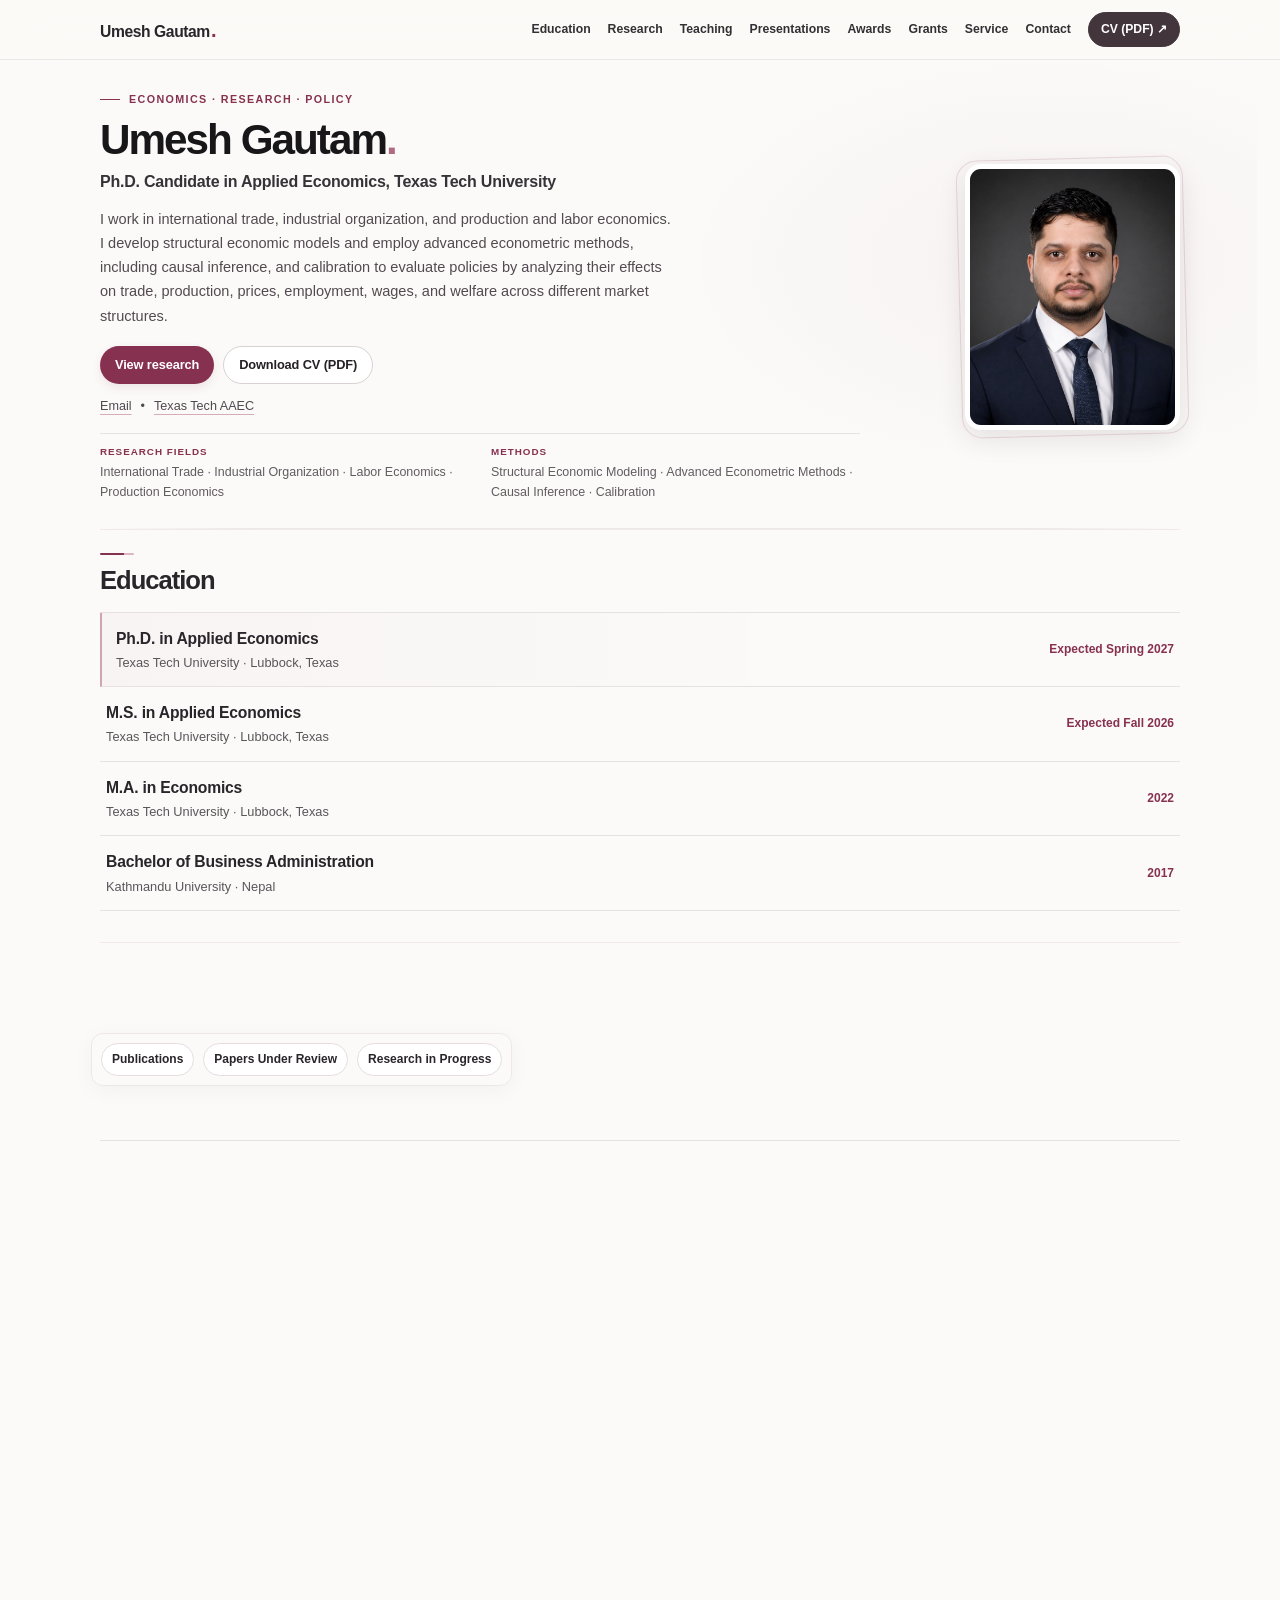
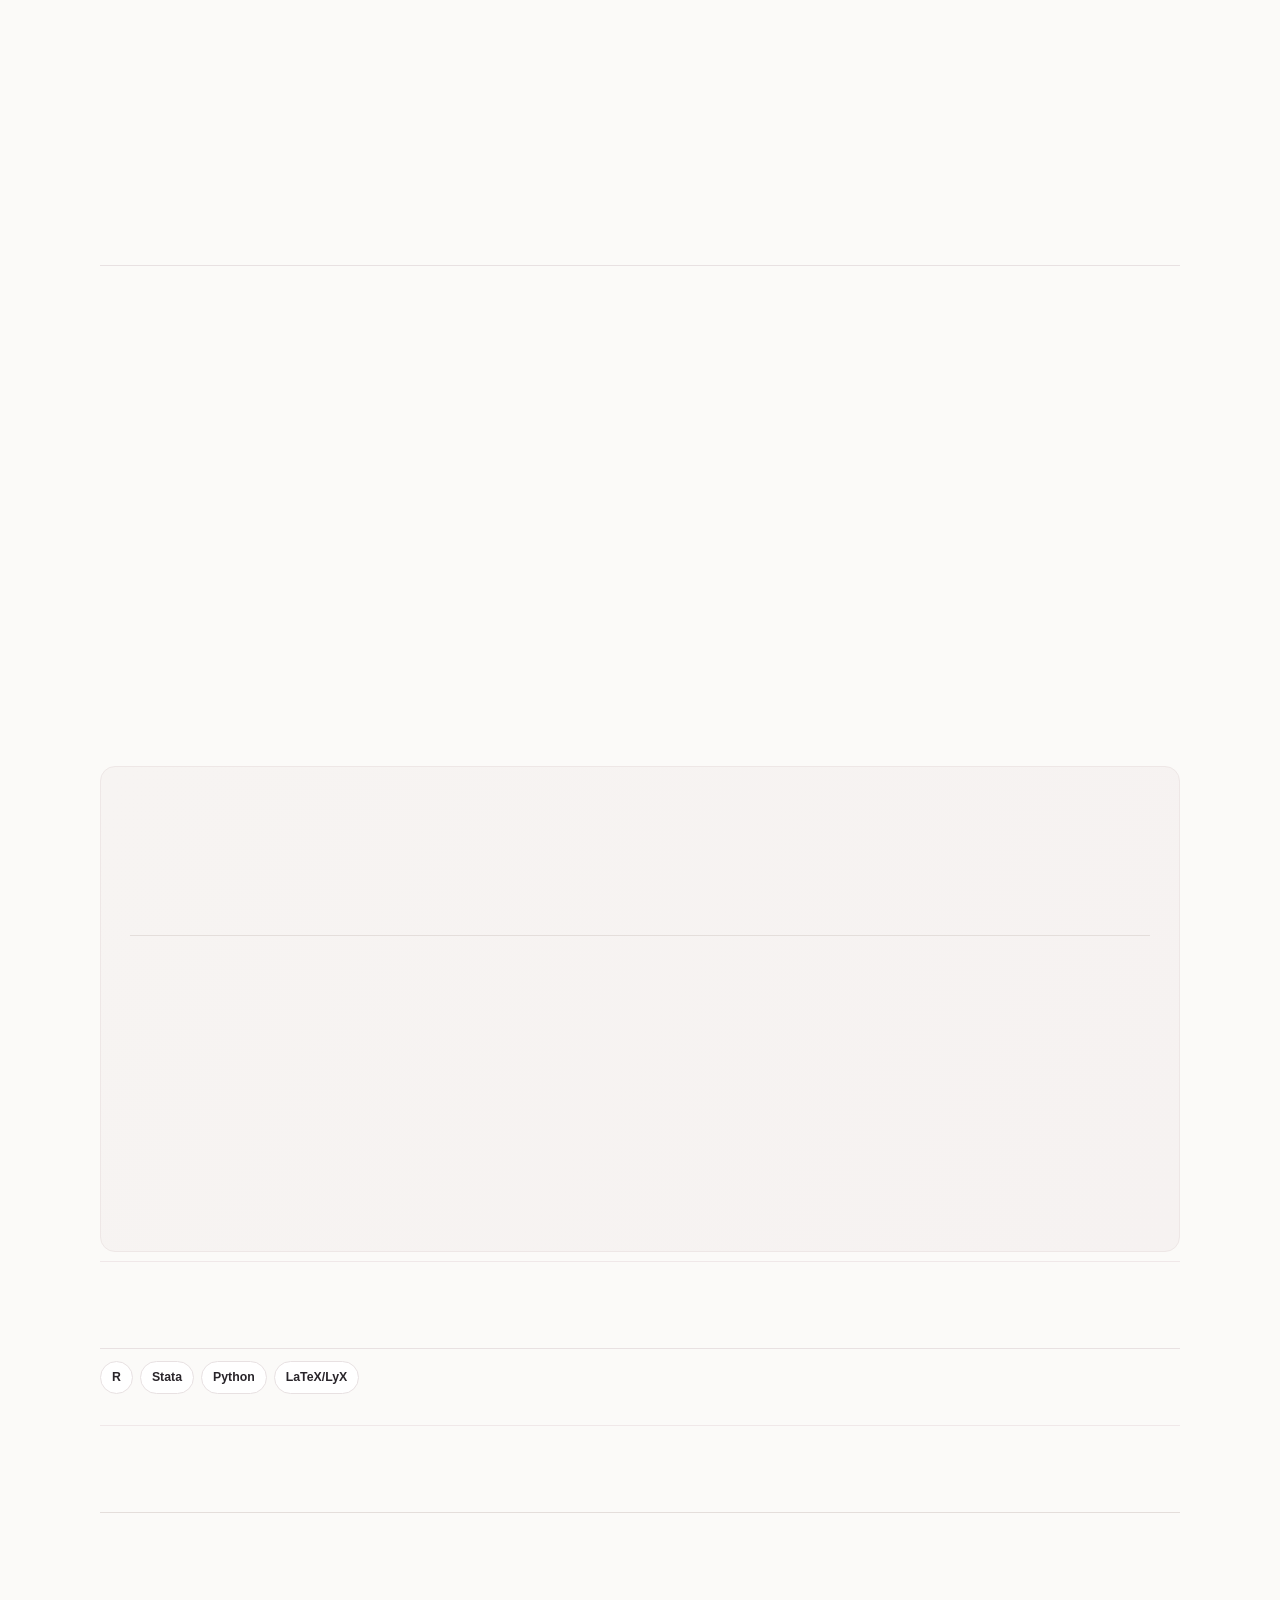
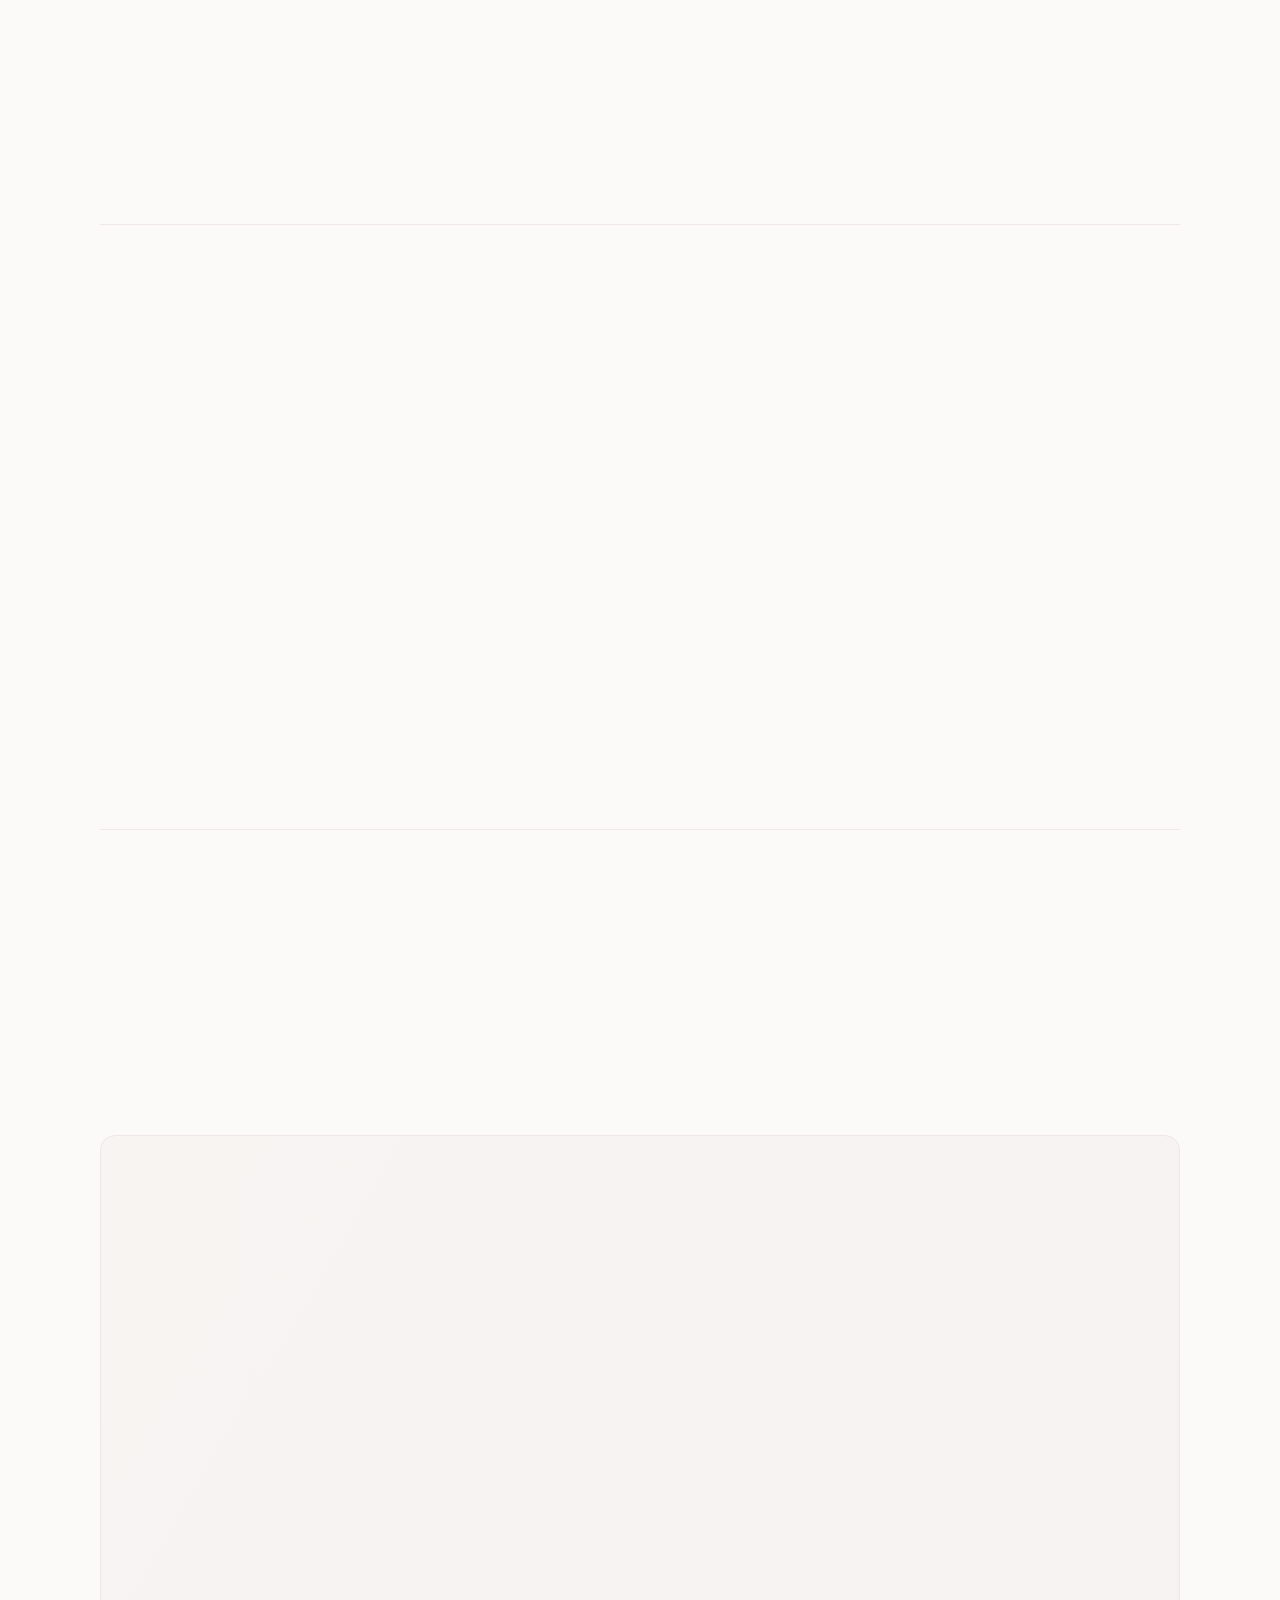
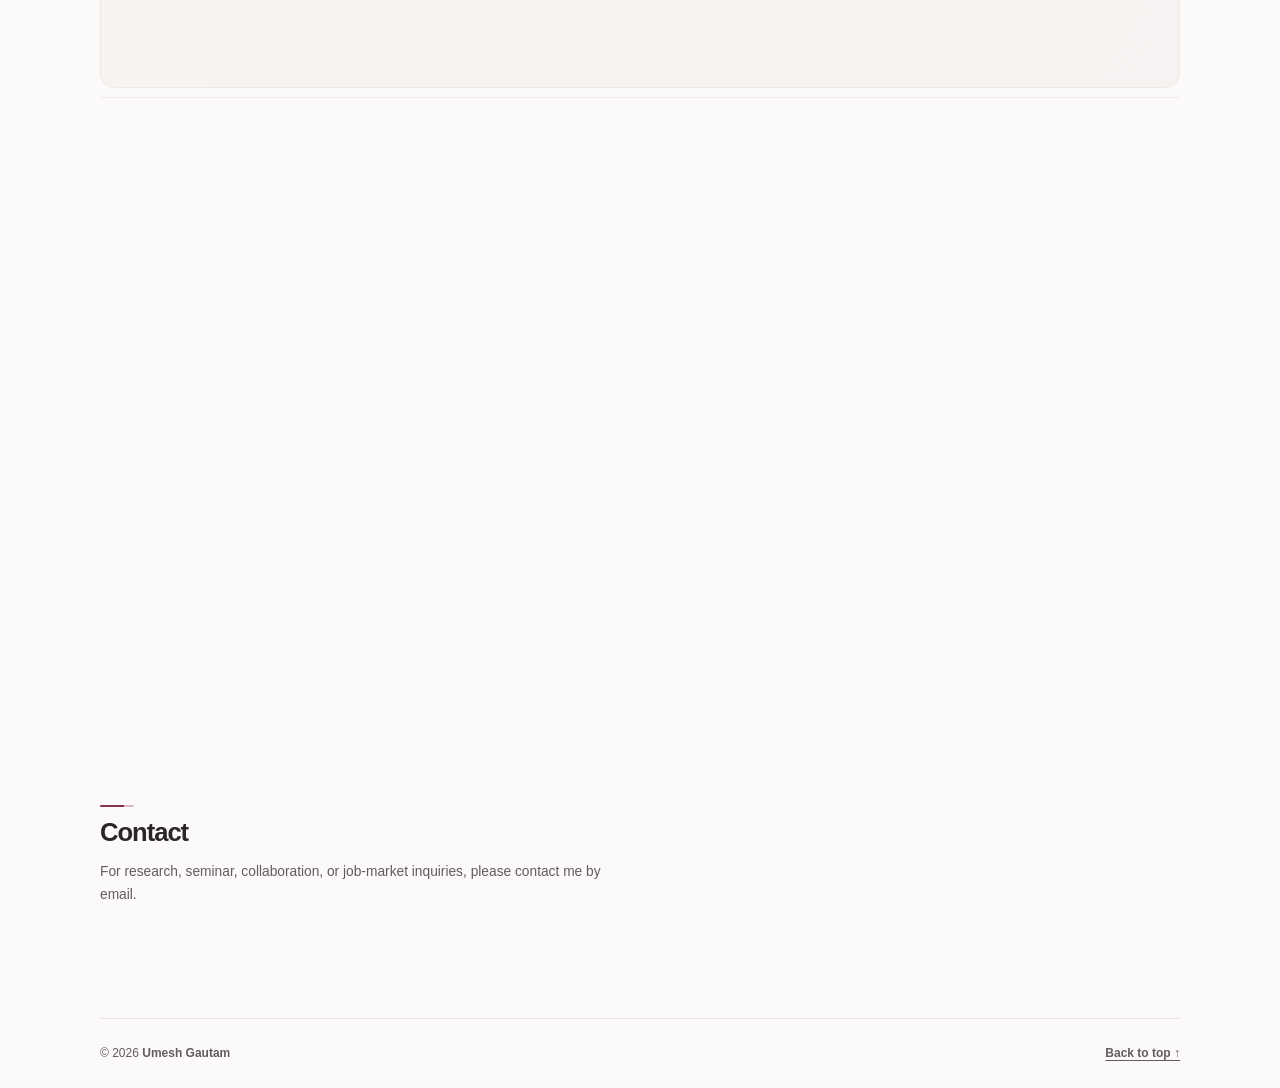
<file: index.html>
<!DOCTYPE html>
<html lang="en">
<head>
  <meta charset="utf-8"/>
  <meta name="viewport" content="width=device-width, initial-scale=1"/>
  <meta http-equiv="Content-Security-Policy" content="default-src 'none'; script-src 'self'; script-src-attr 'none'; style-src 'self'; style-src-attr 'none'; img-src 'self'; font-src 'self'; connect-src 'none'; object-src 'none'; base-uri 'none'; form-action 'none'; frame-src 'none'; worker-src 'none'; media-src 'none'; manifest-src 'none'; upgrade-insecure-requests"/>
  <meta name="referrer" content="no-referrer"/>
  <meta name="theme-color" content="#fbfaf8"/>
  <meta name="color-scheme" content="light"/>
  <meta name="description" content="Umesh Gautam — Ph.D. candidate at Texas Tech University. Structural economic models, advanced econometric methods, and policy evaluation in international trade, industrial organization, labor, and production economics."/>
  <meta name="author" content="Umesh Gautam"/>
  <meta property="og:title" content="Umesh Gautam | Applied Economist"/>
  <meta property="og:description" content="Research in international trade, industrial organization, causal inference, production economics, and labor economics."/>
  <meta property="og:type" content="website"/>
  <meta property="og:image" content="https://umesh-gautam.github.io/assets/Umesh_Gautam_Headshot.jpg"/>
  <meta property="og:url" content="https://umesh-gautam.github.io/"/>
  <title>Umesh Gautam | Applied Economist</title>
  <link href="assets/favicon.svg" rel="icon" type="image/svg+xml"/>
  <link href="styles.css?v=20261103-teaching-weight" rel="stylesheet"/>
  <link href="experience.css?v=20261107-headings6" rel="stylesheet"/>
  <script defer src="script.js"></script>
  <script defer src="experience.js?v=20261107-headings5"></script>
</head>
<body>
<a class="skip-link" href="#main">Skip to content</a>

<header class="site-header" id="top">
  <div class="nav-wrap">
    <a class="brand" href="#top" aria-label="Umesh Gautam home">Umesh Gautam<span>.</span></a>
    <button class="menu-button" type="button" aria-controls="site-nav" aria-expanded="false">Menu</button>
    <nav class="site-nav" id="site-nav" aria-label="Primary navigation">
      <a href="#education">Education</a>
      <a href="#research">Research</a>
      <a href="#teaching">Teaching</a>
      <a href="#presentations">Presentations</a>
      <a href="#awards">Awards</a>
      <a href="#grants">Grants</a>
      <a href="#service">Service</a>
      <a href="#contact">Contact</a>
      <a class="nav-cv" href="assets/Umesh_Gautam_CV.pdf" target="_blank" rel="noopener noreferrer">CV (PDF) ↗</a>
    </nav>
  </div>
</header>

<main id="main">
  <section class="hero section-shell" aria-labelledby="hero-title">
    <div class="hero-copy">
      <p class="hero-eyebrow">Economics · Research · Policy</p>
      <h1 id="hero-title">Umesh Gautam</h1>
      <p class="role">Ph.D. Candidate in Applied Economics, Texas Tech University</p>
      <p class="hero-intro">I work in international trade, industrial organization, and production and labor economics. I develop structural economic models and employ advanced econometric methods, including causal inference, and calibration to evaluate policies by analyzing their effects on trade, production, prices, employment, wages, and welfare across different market structures.</p>
      <div class="hero-actions">
        <a class="button primary" href="#research">View research</a>
        <a class="button secondary" href="assets/Umesh_Gautam_CV.pdf" target="_blank" rel="noopener noreferrer">Download CV (PDF)</a>
      </div>
      <div class="quick-links" aria-label="Quick links">
        <a href="mailto:umesh.gautam@ttu.edu">Email</a>
        <span aria-hidden="true">•</span>
        <a href="https://www.depts.ttu.edu/aaec/" target="_blank" rel="noopener noreferrer">Texas Tech AAEC</a>
      </div>
      <div class="hero-expertise" aria-label="Research fields and methods">
        <div class="expertise-group">
          <p class="expertise-label">Research fields</p>
          <p class="expertise-text">International Trade · Industrial Organization · Labor Economics · Production Economics</p>
        </div>
        <div class="expertise-group">
          <p class="expertise-label">Methods</p>
          <p class="expertise-text">Structural Economic Modeling · Advanced Econometric Methods · Causal Inference · Calibration</p>
        </div>
      </div>
      <div class="scroll-hint" aria-hidden="true"><span>Scroll to explore</span><span class="scroll-hint-line"></span></div>
    </div>

    <aside class="hero-card hero-photo" aria-label="Portrait">
      <div class="portrait">
        <img src="assets/Umesh_Gautam_Headshot.jpg" alt="Professional headshot of Umesh Gautam" width="900" height="900" decoding="async" fetchpriority="high"/>
      </div>
    </aside>
  </section>

  <section class="section section-shell compact-section" id="education">
    <div class="section-heading compact-heading">
      <h2>Education</h2>
    </div>
    <div class="education-list">
      <article class="education-row education-primary">
        <div>
          <h3>Ph.D. in Applied Economics</h3>
          <p>Texas Tech University · Lubbock, Texas</p>
        </div>
        <span class="education-date">Expected Spring 2027</span>
      </article>
      <article class="education-row">
        <div>
          <h3>M.S. in Applied Economics</h3>
          <p>Texas Tech University · Lubbock, Texas</p>
        </div>
        <span class="education-date">Expected Fall 2026</span>
      </article>
      <article class="education-row">
        <div>
          <h3>M.A. in Economics</h3>
          <p>Texas Tech University · Lubbock, Texas</p>
        </div>
        <span class="education-date">2022</span>
      </article>
      <article class="education-row">
        <div>
          <h3>Bachelor of Business Administration</h3>
          <p>Kathmandu University · Nepal</p>
        </div>
        <span class="education-date">2017</span>
      </article>
    </div>
  </section>

  <section class="section section-shell" id="research">
    <div class="section-heading research-heading">
      <h2>Research</h2>
    </div>

    <nav class="research-subnav" aria-label="Research sections">
      <a href="#publications">Publications</a>
      <a href="#papers-under-review">Papers Under Review</a>
      <a href="#research-in-progress">Research in Progress</a>
    </nav>

    <div class="subsection-heading" id="publications"><h3>Publications</h3></div>
    <div class="paper-list">
      <article class="paper-item">
        <div class="paper-year">2026</div>
        <div class="paper-content">
          <h4>Implications of Mass Deportation for US Vegetable Production</h4>
          <p class="paper-authors">Stephen Devadoss and <strong>Umesh Gautam</strong> <span class="muted">(Authorship is shared equally.)</span></p>
          <p class="journal"><em>Journal of Agricultural and Resource Economics</em> 51(3): 537–553.</p>
          <div class="paper-links">
            <a class="text-button" href="https://doi.org/10.22004/ag.econ.376283" target="_blank" rel="noopener noreferrer">Published ↗</a>
            <button class="text-button abstract-toggle" type="button" aria-expanded="false">Abstract</button>
          </div>
          <div class="abstract-panel" hidden>
            <p>We develop a theoretical model to analyze the impacts of deporting undocumented workers and implement it empirically for US vegetable production, which employs low-skilled domestic, guest, and undocumented workers, along with high-skilled workers, materials, and capital. The results show that removing 1,000 undocumented workers leads to a negligible increase in low-skilled domestic employment (59 workers) and an annual wage increase of $57 per worker, indicating very limited but positive labor-market adjustment. In contrast, reduced labor availability lowers vegetable output by $35.07 million and reduces returns to complementary inputs. Moreover, removing half of the undocumented workforce reduces vegetable output by $2.55 billion.</p>
          </div>
        </div>
      </article>
      <article class="paper-item">
        <div class="paper-year">2026</div>
        <div class="paper-content">
          <h4>Impacts of Deportation on Employment, Wages, and Output in California Vegetable Production</h4>
          <p class="paper-authors"><strong>Umesh Gautam</strong> and Stephen Devadoss</p>
          <p class="journal"><em>Applied Economics Education and Extension</em>, 8(2).</p>
          <div class="paper-links">
            <a class="text-button" href="https://doi.org/10.71162/aeee.358040" target="_blank" rel="noopener noreferrer">Published ↗</a>
            <a class="text-button" href="https://www.aeeejournal.org/applied-economics-insights/thematic-section-implications-of-new-immigration-policies-for-specific-us-agricultural-sectors/impacts-of-deportation-on-employment-wages-and-output-in-california-vegetable-production" target="_blank" rel="noopener noreferrer">Abstract ↗</a>
          </div>
        </div>
      </article>
      <article class="paper-item">
        <div class="paper-year">2027 <span class="pub-status">(Forthcoming)</span></div>
        <div class="paper-content">
          <h4>Implications of Stricter Immigration Policies for US Fruit Production</h4>
          <p class="paper-authors"><strong>Umesh Gautam</strong> and Stephen Devadoss</p>
          <p class="journal"><em>Journal of Agricultural and Resource Economics</em></p>
          <div class="paper-links">
            <button class="text-button abstract-toggle" type="button" aria-expanded="false">Abstract</button>
          </div>
          <div class="abstract-panel" hidden>
            <p>This study develops a nested constant elasticity of substitution production model to examine the effects of stricter immigration enforcement on U.S. fruit production. The model distinguishes domestic, H-2A guest, and undocumented low-skilled workers, alongside high-skilled labor, materials, and capital. Stricter enforcement reduces undocumented employment, and additional domestic and guest-worker employment only partly compensates for the loss. As a result, fruit output falls and output prices rise. The study also examines how labor- and capital-augmenting technological improvements can mitigate production losses under tighter enforcement.</p>
          </div>
        </div>
      </article>
    </div>

    <div class="subsection-heading" id="papers-under-review"><h3>Papers Under Review</h3></div>
    <article class="feature-paper">
      <div class="paper-kicker">Job Market Paper</div>
      <h3>Does Market Conduct Matter for Trade Policy? Evidence from Global Tree-Nut Trade</h3>
      <p class="paper-authors"><strong>Umesh Gautam</strong></p>
      <p class="paper-summary">Global tree-nut trade is modeled using structural gravity with endogenous markups and a representative multiproduct firm in each exporting country. Perfect, monopolistic, Bertrand, and Cournot competition are evaluated against observed trade shares, with Cournot providing the best fit. A free-trade counterfactual predicts substantial differences in trade reallocation and welfare across forms of market conduct. Results remain robust when allowing more symmetric firms per exporting country.</p>
    </article>

    <div class="paper-list">
      <article class="paper-item">
        <div class="paper-year">2026</div>
        <div class="paper-content">
          <h4>Effects of Mergers and Acquisitions on Retail Prices</h4>
          <p class="paper-authors"><strong>Umesh Gautam</strong>, Wesley Blundell, Stephen Devadoss, and Jeffrey Luckstead</p>
        </div>
      </article>
    </div>
    <div class="subsection-heading" id="research-in-progress">
      <h3>Research in Progress</h3>
    </div>
    <div class="project-grid">
      <article class="project-card">
        <span class="project-status">In Progress</span>
        <h4>Pharmaceutical Mergers, Market Power, and Drug Prices in the United States</h4>
        <p class="project-authors"><strong>Umesh Gautam</strong> and Stephen Devadoss</p>
        <p>Examines how pharmaceutical mergers and acquisitions affect drug prices and investigates the market conditions under which consolidation produces larger price effects.</p>
        <span class="project-method">Industrial Organization · Mergers &amp; Acquisitions · Drug Prices</span>
      </article>
      <article class="project-card">
        <span class="project-status">In Progress</span>
        <h4>Implications of Tariff Policies in the U.S. Automobile Industry</h4>
        <p class="project-authors"><strong>Umesh Gautam</strong> and Stephen Devadoss</p>
        <p>Examines how tariff policies affect firm profitability and overall welfare in a U.S. automobile industry characterized by oligopolistic competition.</p>
        <span class="project-method">Industrial Organization · Trade Policy</span>
      </article>
      <article class="project-card">
        <span class="project-status">In Progress</span>
        <h4>Critical Mineral Trade: A Structural Gravity Analysis</h4>
        <p class="project-authors">Samina Aryal, Stephen Devadoss, and <strong>Umesh Gautam</strong></p>
        <p>Uses structural gravity to assess the 2024 U.S. Section 301 tariffs on critical-mineral products and their effects on international trade reallocation.</p>
        <span class="project-method">International Trade · Structural Gravity · Tariff Policy</span>
      </article>
    </div>
  </section>

  <section class="section section-shell section-tint" id="teaching">
    <div class="section-heading">
      <h2>Teaching Experience</h2>
      <p>At Texas Tech, I am an independent instructor for Fundamentals of Ag. &amp; Applied Economics and am scheduled to teach Agricultural Statistics in Spring 2027. I have also supported Ph.D.-level Applied Microeconomics I, Principles of Economics, Intermediate Macroeconomics, and Econometrics.</p>
    </div>
    <div class="timeline">
      <div class="timeline-item">
        <div class="timeline-date">Scheduled Spring 2027</div>
        <div><h3>Independent Instructor</h3><p>AAEC 2301 · Agricultural Statistics · Texas Tech University</p></div>
      </div>
      <div class="timeline-item">
        <div class="timeline-date">Fall 2026</div>
        <div><h3>Independent Instructor</h3><p>AAEC 2305 · Fundamentals of Ag. &amp; Applied Economics · Texas Tech University</p></div>
      </div>
      <div class="timeline-item">
        <div class="timeline-date">Spring 2024<br/><span>Spring 2026</span></div>
        <div><h3>Teaching Assistant</h3><p>AAEC 6315 · Applied Microeconomics I (Ph.D.) · Texas Tech University</p></div>
      </div>
      <div class="timeline-item">
        <div class="timeline-date">2019–2021</div>
        <div><h3>Teaching Assistant</h3><p>Principles of Economics · Intermediate Macroeconomics · Econometrics · Texas Tech University</p></div>
      </div>
    </div>
  </section>

  <section class="section section-shell compact-section" id="skills">
    <div class="section-heading compact-heading">
      <h2>Technical Skills</h2>
    </div>
    <div class="skills-list" aria-label="Technical skills">
      <span>R</span><span>Stata</span><span>Python</span><span>LaTeX/LyX</span>
    </div>
  </section>

  <section class="section section-shell" id="presentations">
    <div class="section-heading">
      <h2>Conference Presentations</h2>
    </div>
    <div class="activity-list">
      <article class="activity-row">
        <span>June 2026</span>
        <div><h3>Effects of Immigration Enforcement in the U.S. Fruit Sector</h3><p>Western Agricultural Economics Association (WAEA) Annual Meeting · Flagstaff, Arizona</p></div>
      </article>
      <article class="activity-row">
        <span>February 2026</span>
        <div><h3>Implications of Mass Deportation for U.S. Vegetable Production</h3><p>Southern Agricultural Economics Association (SAEA) Annual Meeting · Louisville, Kentucky</p></div>
      </article>
      <article class="activity-row">
        <span>October 2025</span>
        <div><h3>Implications of Mass Deportation for U.S. Vegetable Production</h3><p>Three Minute Thesis (3MT) Competition · Texas Tech University</p></div>
      </article>
      <article class="activity-row">
        <span>October 2025</span>
        <div><h3>Implications of Mass Deportation for U.S. Vegetable Production</h3><p>Davis College Poster Competition · Texas Tech University</p></div>
      </article>
    </div>
  </section>

  <section class="section section-shell" id="awards">
    <div class="section-heading">
      <h2>Honors &amp; Awards</h2>
    </div>
    <div class="recognition-grid">
      <article><span>April 2026</span><h3>Bloom Award</h3><p>Spring into Discovery Research Slam Competition, Texas Tech University.<br/><strong>Consequences of Stricter Immigration Enforcement for U.S. Vegetable Production.</strong></p></article>
      <article><span>2025</span><h3>Summer Thesis/Dissertation Research Award</h3><p>Texas Tech University</p></article>
      <article><span>2025</span><h3>Graduate Student Mentor</h3><p>Davis College Gordon and Joyce Davis Endowed Scholarship, Texas Tech University</p></article>
      <article><span>2024</span><h3>Graduate Student Mentor</h3><p>Davis College Gordon and Joyce Davis Endowed Scholarship, Texas Tech University</p></article>
      <article><span>2020</span><h3>Study Abroad Competitive Scholarship</h3><p>Texas Tech University</p></article>
      <article><span>2017</span><h3>Winner, Advertisement Competition</h3><p>Kathmandu, Nepal</p></article>
      <article><span>2016</span><h3>First Runner-up, National Management Festival</h3><p>Kathmandu, Nepal</p></article>
      <article><span>2015</span><h3>Global Commitment Award</h3><p>Global Enterprise Experience, New Zealand</p></article>
    </div>
  </section>

  <section class="section section-shell compact-section" id="grants">
    <div class="section-heading compact-heading">
      <h2>Research Grants</h2>
    </div>
    <div class="recognition-grid grant-grid">
      <article>
        <span>2025 · $12,000</span>
        <h3>Ethnic Population in the United States and Vegetable Imports</h3>
        <p>Davis College Undergraduate Research Grant, Texas Tech University</p>
        <p>Project Director: Stephen Devadoss<br/>
           Undergraduate Student: Shin Naing<br/>
           Graduate Student Mentor: <strong>Umesh Gautam</strong></p>
      </article>
      <article>
        <span>2024 · $12,000</span>
        <h3>U.S.-Mexico GM Corn Trade Dispute</h3>
        <p>Davis College Undergraduate Research Grant, Texas Tech University</p>
        <p>Project Director: Stephen Devadoss<br/>
           Undergraduate Student: Chase Hall<br/>
           Graduate Student Mentor: <strong>Umesh Gautam</strong></p>
      </article>
    </div>
  </section>

  <section class="section section-shell section-tint" id="service">
    <div class="section-heading">
      <h2>Service</h2>
    </div>
    <div class="service-grid">
      <article class="service-column">
        <h3>Journal Referee</h3>
        <p class="referee-journal">Applied Economics Education and Extension</p>
        <h3>Professional Service</h3>
        <div class="activity-list compact-list">
          <article class="activity-row"><span>June 2026</span><div><h4>Session Moderator</h4><p>“Labor, Automation, and Migration,” Western Agricultural Economics Association Annual Meeting, Flagstaff, Arizona</p></div></article>
          <article class="activity-row"><span>2016</span><div><h4>Coordinator</h4><p>Kathmandu University Annual Co-Curricular Events, Nepal</p></div></article>
          <article class="activity-row"><span>2014</span><div><h4>Organizer</h4><p>Kathmandu University Annual Co-Curricular Events, Nepal</p></div></article>
          <article class="activity-row"><span>2014–2016</span><div><h4>Organizer</h4><p>KUSOM Annual Festival, Kathmandu University, Nepal</p></div></article>
        </div>
      </article>
      <article class="service-column">
        <h3>Volunteer Service</h3>
        <div class="activity-list compact-list">
          <article class="activity-row"><span>2013–2015</span><div><h4>Volunteer</h4><p>Eco-Carnival, Kathmandu University, Nepal</p></div></article>
        </div>
      </article>
    </div>
  </section>

  <section class="section section-shell compact-section" id="references">
    <div class="section-heading compact-heading">
      <h2>References</h2>
    </div>
    <div class="reference-grid">
      <article>
        <h3>Dr. Stephen Devadoss</h3>
        <p>Professor and Emabeth Thompson Endowed Professor<br/>Department of Agricultural and Applied Economics<br/>Texas Tech University</p>
        <a href="mailto:stephen.devadoss@ttu.edu">stephen.devadoss@ttu.edu</a>
      </article>
      <article>
        <h3>Dr. Benaissa Chidmi</h3>
        <p>Associate Professor<br/>Department of Agricultural and Applied Economics<br/>Texas Tech University</p>
        <a href="mailto:benaissa.chidmi@ttu.edu">benaissa.chidmi@ttu.edu</a>
      </article>
      <article>
        <h3>Dr. Michael Noel</h3>
        <p>Professor<br/>Department of Economics<br/>Texas Tech University</p>
        <a href="mailto:michael.noel@ttu.edu">michael.noel@ttu.edu</a>
      </article>
      <article>
        <h3>Dr. Khondoker A. Mottaleb</h3>
        <p>Assistant Professor<br/>Department of Agricultural and Applied Economics<br/>Texas Tech University</p>
        <a href="mailto:K.Mottaleb@ttu.edu">K.Mottaleb@ttu.edu</a>
      </article>
      <article>
        <h3>Dr. Jeffrey Luckstead</h3>
        <p>Distinguished Professor of Agricultural and Resource Economics<br/>School of Economic Sciences<br/>Washington State University</p>
        <a href="mailto:jluckstead@wsu.edu">jluckstead@wsu.edu</a>
      </article>
    </div>
  </section>

  <section class="section section-shell contact-section" id="contact">
    <div>
      <h2>Contact</h2>
      <p>For research, seminar, collaboration, or job-market inquiries, please contact me by email.</p>
    </div>
    <div class="contact-card">
      <a class="email-link" href="mailto:umesh.gautam@ttu.edu">umesh.gautam@ttu.edu ↗</a>
      <p>Department of Agricultural &amp; Applied Economics<br/>Texas Tech University<br/>Lubbock, Texas</p>
      <div class="contact-actions">
        <a href="assets/Umesh_Gautam_CV.pdf" target="_blank" rel="noopener noreferrer">CV</a>
        <a href="https://www.depts.ttu.edu/aaec/" target="_blank" rel="noopener noreferrer">Department</a>
      </div>
    </div>
  </section>
</main>

<footer class="site-footer section-shell">
  <p>© <span id="year">2026</span> <strong>Umesh Gautam</strong></p>
  <a href="#top">Back to top ↑</a>
</footer>
</body>
</html>
</file>
<file: styles.css>
:root {
  --ink: #15191f;
  --muted: var(--ink);
  --paper: #f8f7f3;
  --white: #ffffff;
  --line: #dedbd1;
  --accent: #8c1d40;
  --accent-soft: #f4e9ed;
  --max: 1120px;
  --radius: 14px;
  --shadow: 0 12px 34px rgba(17, 24, 39, 0.06);
}

* { box-sizing: border-box; }
html { scroll-behavior: smooth; }
body {
  margin: 0;
  color: var(--ink);
  background: var(--paper);
  font-family: Inter, ui-sans-serif, -apple-system, BlinkMacSystemFont, "Segoe UI", sans-serif;
  line-height: 1.62;
  font-weight: 500;
  -webkit-font-smoothing: antialiased;
}
a { color: inherit; }
button, a { -webkit-tap-highlight-color: transparent; }
::selection { background: var(--accent); color: white; }

.skip-link { position: absolute; left: -9999px; top: 0; background: var(--ink); color: white; padding: 10px 14px; z-index: 999; }
.skip-link:focus { left: 8px; top: 8px; }
.section-shell { width: min(calc(100% - 40px), var(--max)); margin-inline: auto; }

.site-header {
  position: sticky;
  top: 0;
  z-index: 50;
  background: rgba(248, 247, 243, .91);
  backdrop-filter: blur(16px);
  border-bottom: 1px solid rgba(222, 219, 209, .85);
}
.nav-wrap {
  width: min(calc(100% - 40px), var(--max));
  margin: 0 auto;
  min-height: 66px;
  display: flex;
  align-items: center;
  justify-content: space-between;
  gap: 18px;
}
.brand { text-decoration: none; font-weight: 850; letter-spacing: -.05em; font-size: 1.28rem; }
.brand span { color: var(--accent); }
.site-nav { display: flex; align-items: center; gap: 17px; font-size: .82rem; }
.site-nav a { text-decoration: none; color: var(--ink); transition: color .2s ease; }
.site-nav a:hover { color: var(--accent); }
.site-nav .nav-cv { color: white; background: var(--ink); padding: 7px 12px; border-radius: 999px; }
.menu-button { display: none; }

.hero {
  display: grid;
  grid-template-columns: minmax(0, 1.5fr) minmax(275px, .5fr);
  align-items: start;
  gap: 34px;
  padding-top: 34px;
  padding-bottom: 38px;
}
.eyebrow { margin: 0 0 7px; font-size: .69rem; font-weight: 800; text-transform: uppercase; letter-spacing: .13em; color: var(--accent); }
.hero h1 {
  margin: 0;
  font-family: Georgia, "Times New Roman", serif;
  font-size: clamp(1.85rem, 2.7vw, 2.18rem);
  letter-spacing: -.045em;
  line-height: 1;
  font-weight: 700;
}
.role { margin: 10px 0 11px; font-size: clamp(1rem, 1.5vw, 1.14rem); line-height: 1.35; color: var(--ink); }
 .hero-intro { max-width: 760px; margin: 0; font-size: .88rem; line-height: 1.58; color: var(--ink); }
 .hero-actions { display: flex; flex-wrap: wrap; gap: 9px; margin-top: 16px; }
.button { display: inline-flex; align-items: center; justify-content: center; min-height: 40px; padding: 0 16px; border-radius: 999px; text-decoration: none; font-weight: 750; font-size: .86rem; }
.button.primary { background: var(--accent); color: white; }
.button.secondary { border: 1px solid #c9c6bd; background: rgba(255,255,255,.62); }
 .quick-links { display: flex; align-items: center; gap: 9px; margin-top: 11px; font-size: .79rem; color: var(--muted); }
.quick-links a { text-underline-offset: 3px; }

.hero-card { overflow: hidden; border: 1px solid var(--line); border-radius: 14px; background: var(--white); box-shadow: 0 8px 24px rgba(17,24,39,.05); }
.portrait { aspect-ratio: 5 / 4; background: #e7e6e2; overflow: hidden; }
.portrait img { display: block; width: 100%; height: 100%; object-fit: cover; object-position: 50% 38%; }
 .hero-card-body { padding: 14px 15px 15px; }
.profile-section { margin: 0; }
.mini-label { display: block; margin: 0 0 7px; font-size: .63rem; font-weight: 850; text-transform: uppercase; letter-spacing: .12em; color: var(--accent); }
.tag-list { display: grid; grid-template-columns: repeat(2, minmax(0, 1fr)); gap: 6px; list-style: none; padding: 0; margin: 0; }
.tag-list li { display: flex; align-items: center; min-height: 37px; background: #f7f6f2; border: 1px solid #e2dfd6; border-left: 2px solid var(--accent); border-radius: 7px; padding: 6px 8px; font-size: .68rem; font-weight: 720; line-height: 1.2; }
.profile-toolkit { margin-top: 12px; padding-top: 11px; border-top: 1px solid #ecebea; }
.method-list { display: flex; flex-wrap: wrap; gap: 6px; }
.method-list span { display: inline-flex; align-items: center; min-height: 27px; padding: 4px 8px; border: 1px solid #e2dfd6; border-radius: 999px; background: #fff; color: var(--ink); font-size: .65rem; font-weight: 690; line-height: 1.15; }
.availability { display: flex; gap: 8px; align-items: center; padding-top: 11px; margin-top: 11px; border-top: 1px solid #ecebea; font-size: .72rem; color: var(--ink); }
.status-dot { width: 7px; height: 7px; border-radius: 50%; background: #2f8f5b; box-shadow: 0 0 0 4px rgba(47,143,91,.10); }

 .section { padding-top: 44px; padding-bottom: 44px; scroll-margin-top: 66px; }
.compact-section { padding-top: 42px; padding-bottom: 42px; }
.section-heading { max-width: 800px; margin-bottom: 18px; }
.compact-heading { margin-bottom: 16px; }
.research-heading { margin-bottom: 16px; }
.section-heading h2, .contact-section h2 {
  margin: 0 0 9px;
  font-family: Georgia, "Times New Roman", serif;
  font-size: clamp(1.32rem, 1.85vw, 1.6rem);
  line-height: 1.08;
  letter-spacing: -.034em;
}
 .section-heading p:last-child { color: var(--muted); font-size: .9rem; line-height: 1.62; }

.education-list { border-top: 1px solid var(--line); }
.education-row {
  display: grid;
  grid-template-columns: 1fr auto;
  gap: 28px;
  align-items: center;
  padding: 15px 0;
  border-bottom: 1px solid var(--line);
}
.education-row h3 { margin: 0 0 2px; font-family: Georgia, serif; font-size: 1.02rem; letter-spacing: -.012em; }
.education-row p { margin: 0; color: var(--muted); font-size: .86rem; }
.education-date { color: var(--accent); font-size: .78rem; font-weight: 800; white-space: nowrap; }
.education-primary h3 { color: var(--ink); }

 .experience-card { border-top: 1px solid var(--line); border-bottom: 1px solid var(--line); padding: 19px 0; }
.experience-meta { display: flex; justify-content: space-between; gap: 24px; align-items: baseline; font-size: .9rem; }
.experience-meta span { color: var(--accent); font-size: .78rem; font-weight: 800; white-space: nowrap; }
.experience-role { margin: 7px 0 10px; color: var(--ink); font-weight: 700; font-size: .9rem; }
.experience-card > p:last-of-type { max-width: 880px; color: var(--muted); font-size: .9rem; }


 .feature-paper { position: relative; background: var(--white); border: 1px solid var(--line); border-top: 3px solid var(--accent); border-radius: 13px; padding: clamp(19px, 2.5vw, 26px); box-shadow: 0 8px 22px rgba(17,24,39,.04); }
.paper-kicker { color: var(--accent); text-transform: uppercase; letter-spacing: .13em; font-size: .68rem; font-weight: 850; }
 .feature-paper h3 { max-width: 920px; margin: 9px 0 7px; font-family: Georgia, serif; font-size: clamp(1.08rem, 1.45vw, 1.27rem); line-height: 1.24; letter-spacing: -.017em; }
.paper-authors { margin: 0 0 14px; color: var(--ink); font-size: .88rem; }
 .paper-summary { max-width: 930px; font-size: .86rem; line-height: 1.62; color: var(--ink); }
 .result-callout { margin: 18px 0; padding: 13px 15px; background: var(--accent-soft); border-left: 3px solid var(--accent); border-radius: 0 10px 10px 0; display: grid; gap: 4px; }
.result-callout span { text-transform: uppercase; letter-spacing: .11em; font-size: .63rem; font-weight: 850; color: var(--accent); }
 .result-callout strong { font-family: Georgia, serif; font-size: .84rem; line-height: 1.46; }
.paper-links { display: flex; flex-wrap: wrap; gap: 14px; align-items: center; }
.text-button { appearance: none; border: 0; background: transparent; padding: 0; color: var(--accent); text-decoration: underline; text-decoration-thickness: 1px; text-underline-offset: 4px; font: inherit; font-size: .82rem; font-weight: 750; cursor: pointer; }
.abstract-panel { max-width: 940px; margin-top: 15px; padding-top: 15px; border-top: 1px solid var(--line); color: var(--ink); font-size: .86rem; line-height: 1.68; }
.abstract-panel p { margin: 0; }
 .subsection-heading { margin: 30px 0 12px; display: flex; align-items: end; justify-content: space-between; gap: 18px; }
 .subsection-heading h3 { margin: 0; font-family: Georgia, serif; font-size: 1.15rem; letter-spacing: -.017em; }
.split-heading span { color: var(--muted); font-size: .78rem; }
.paper-list { border-top: 1px solid var(--line); }
 .paper-item { display: grid; grid-template-columns: 70px 1fr; gap: 16px; padding: 17px 0; border-bottom: 1px solid var(--line); }
.paper-year { font-family: Georgia, serif; font-size: 1rem; color: var(--accent); }
 .paper-content h4 { margin: 0 0 5px; font-family: Georgia, serif; font-size: .99rem; line-height: 1.32; }
.paper-content p { margin-top: 6px; font-size: .88rem; }
.journal { color: var(--ink); }
.paper-content .paper-summary { margin: 5px 0 8px; font-size: .86rem; line-height: 1.5; color: var(--ink); }
.paper-content .paper-summary + .paper-links { margin-top: 3px; }

.muted { color: var(--muted); }
 .project-grid { display: grid; grid-template-columns: repeat(2, 1fr); gap: 12px; }
.project-card { display: flex; flex-direction: column; background: #f3f2ed; border: 1px solid #ddd9ce; border-radius: 11px; padding: 17px; }
.project-status { color: var(--accent); text-transform: uppercase; font-size: .62rem; font-weight: 850; letter-spacing: .1em; }
 .project-card h4 { margin: 8px 0 6px; font-family: Georgia, serif; font-size: .96rem; line-height: 1.3; }
 .project-card p { color: var(--ink); font-size: .8rem; line-height: 1.54; }
.project-authors { margin: 0 0 7px !important; color: var(--accent) !important; font-size: .74rem !important; font-weight: 700; }
.project-method { margin-top: auto; padding-top: 13px; border-top: 1px solid #d9d5ca; color: var(--ink); font-size: .71rem; font-weight: 750; }

 .section-tint { background: #eeece6; border-radius: 14px; padding-left: clamp(18px, 3.5vw, 38px); padding-right: clamp(18px, 3.5vw, 38px); }
.timeline { border-top: 1px solid #d2cec2; }
 .timeline-item { display: grid; grid-template-columns: 145px 1fr; gap: 18px; padding: 16px 0; border-bottom: 1px solid #d2cec2; }
.timeline-date { color: var(--accent); font-weight: 800; font-size: .8rem; }
.timeline-date span { color: var(--accent); font-weight: 800; }
 .timeline h3 { margin: 0 0 4px; font-family: Georgia, serif; font-size: .98rem; }
.timeline p { margin: 0; color: var(--ink); font-size: .87rem; }

 .skills-list { display: flex; flex-wrap: wrap; gap: 8px; border-top: 1px solid var(--line); padding-top: 15px; }
.skills-list span { border: 1px solid #d7d4ca; background: rgba(255,255,255,.56); border-radius: 999px; padding: 7px 12px; font-size: .8rem; font-weight: 720; color: var(--ink); }

.activity-list { border-top: 1px solid var(--line); }
 .activity-row { display: grid; grid-template-columns: 112px 1fr; gap: 17px; padding: 15px 0; border-bottom: 1px solid var(--line); }
.activity-row > span { color: var(--accent); font-size: .76rem; font-weight: 800; }
 .activity-row h3, .activity-row h4 { margin: 0 0 3px; font-family: Georgia, serif; font-size: .95rem; line-height: 1.32; }
.activity-row p { margin: 0; color: var(--muted); font-size: .84rem; }

.recognition-grid { display: grid; grid-template-columns: repeat(2, 1fr); gap: 12px; }
 .recognition-grid article { border: 1px solid var(--line); border-radius: 11px; background: rgba(255,255,255,.5); padding: 16px; }
.recognition-grid span { color: var(--accent); font-size: .7rem; font-weight: 800; }
 .recognition-grid h3 { margin: 5px 0 4px; font-family: Georgia, serif; font-size: .93rem; line-height: 1.32; }
.recognition-grid p { margin: 0; color: var(--muted); font-size: .8rem; }

 .service-grid { display: grid; grid-template-columns: 1.25fr .75fr; gap: 34px; }
.service-column > h3 { margin: 0 0 14px; font-family: Georgia, serif; font-size: 1.13rem; }
.referee-journal { margin: 0 0 26px; padding: 13px 0 15px; border-top: 1px solid var(--line); border-bottom: 1px solid var(--line); color: var(--muted); font-size: .84rem; font-style: normal; }
.compact-list .activity-row { grid-template-columns: 100px 1fr; padding: 16px 0; }
.compact-list .activity-row h4 { font-size: .94rem; }

.reference-grid { display: grid; grid-template-columns: repeat(2, minmax(0, 1fr)); gap: 12px; }
 .reference-grid article { border-top: 2px solid var(--accent); background: rgba(255,255,255,.56); padding: 15px 14px; }
.reference-grid h3 { margin: 0 0 5px; font-family: Georgia, serif; font-size: 1rem; }
.reference-grid p { margin: 0 0 8px; color: var(--muted); font-size: .78rem; }
.reference-grid a { color: var(--accent); font-size: .76rem; text-underline-offset: 3px; }

 .contact-section { display: grid; grid-template-columns: 1fr 1fr; gap: 44px; align-items: center; }
.contact-section > div:first-child > p:last-child { color: var(--muted); max-width: 540px; font-size: .9rem; }
.contact-card { background: var(--white); border: 1px solid var(--line); border-radius: 16px; padding: 23px; box-shadow: 0 12px 36px rgba(17,24,39,.05); }
.email-link { display: inline-block; font-family: Georgia, serif; font-size: clamp(1rem, 1.7vw, 1.25rem); text-decoration: none; color: var(--accent); }
.contact-card p { color: var(--ink); font-size: .86rem; }
.contact-actions { display: flex; gap: 16px; padding-top: 15px; margin-top: 15px; border-top: 1px solid var(--line); }
.contact-actions a { font-size: .8rem; font-weight: 750; text-underline-offset: 3px; }
.site-footer { min-height: 78px; border-top: 1px solid var(--line); display: flex; align-items: center; justify-content: space-between; color: var(--muted); font-size: .8rem; }
.site-footer a { text-underline-offset: 3px; }

@media (max-width: 980px) {
  .menu-button { display: inline-flex; border: 1px solid var(--line); border-radius: 999px; background: white; padding: 7px 11px; font: inherit; font-size: .8rem; }
  .site-nav { position: absolute; top: 66px; left: 20px; right: 20px; display: none; flex-direction: column; align-items: stretch; gap: 0; background: white; border: 1px solid var(--line); border-radius: 14px; padding: 9px; box-shadow: var(--shadow); }
  .site-nav.open { display: flex; }
  .site-nav a { padding: 10px 11px; border-radius: 8px; }
  .site-nav .nav-cv { margin-top: 4px; text-align: center; }
  .hero { grid-template-columns: 1fr; gap: 24px; padding-top: 34px; padding-bottom: 34px; }
  .hero-card { max-width: 500px; }
  .project-grid, .recognition-grid { grid-template-columns: 1fr; }
  .service-grid, .contact-section { grid-template-columns: 1fr; gap: 38px; }
  .reference-grid { grid-template-columns: 1fr; }
}

@media (max-width: 680px) {
  .section-shell, .nav-wrap { width: min(calc(100% - 28px), var(--max)); }
  .hero { padding-top: 28px; padding-bottom: 30px; }
  .hero h1 { font-size: clamp(1.8rem, 8vw, 2.15rem); }
  .section { padding-top: 38px; padding-bottom: 38px; }
  .compact-section { padding-top: 36px; padding-bottom: 36px; }
  .education-row { grid-template-columns: 1fr; gap: 5px; align-items: start; }
  .education-date { grid-row: 2; }
  .experience-meta { flex-direction: column; gap: 4px; align-items: flex-start; }
  .paper-item { grid-template-columns: 1fr; gap: 6px; }
  .paper-year { font-size: .78rem; }
  .timeline-item { grid-template-columns: 1fr; gap: 7px; }
  .activity-row, .compact-list .activity-row { grid-template-columns: 1fr; gap: 5px; }
  .section-tint { border-radius: 14px; }
  .site-footer { flex-direction: column; justify-content: center; gap: 5px; }
  .site-footer p { margin: 0; }
}

@media (prefers-reduced-motion: reduce) {
  html { scroll-behavior: auto; }
  *, *::before, *::after { transition-duration: .01ms !important; animation-duration: .01ms !important; }
}

/* v9: compact first-screen layout and tighter vertical rhythm */
.hero {
  grid-template-columns: minmax(0, 1.65fr) minmax(250px, .46fr);
  gap: 28px;
  padding-top: 24px;
  padding-bottom: 18px;
}
.hero-copy { padding-top: 2px; }
.hero h1 { font-size: clamp(1.8rem, 2.45vw, 2.08rem); }
.role { margin: 8px 0 10px; font-size: clamp(.98rem, 1.35vw, 1.08rem); }
.hero-intro { max-width: 780px; font-size: .85rem; line-height: 1.52; }
.hero-intro strong { color: var(--ink); font-weight: 720; }
.hero-actions { margin-top: 13px; }
.quick-links { margin-top: 9px; }

.hero-card { border-radius: 12px; }
.portrait { aspect-ratio: 16 / 10; }
.portrait img { object-position: 50% 35%; }
.hero-card-body { padding: 12px 13px 13px; }
.mini-label { margin-bottom: 6px; font-size: .61rem; }
.tag-list { gap: 5px; }
.tag-list li {
  min-height: 33px;
  padding: 5px 7px;
  font-size: .66rem;
  border-radius: 6px;
}
.profile-toolkit { margin-top: 9px; padding-top: 9px; }
.method-line {
  margin: 0;
  color: var(--ink);
  font-size: .68rem;
  font-weight: 700;
  letter-spacing: .005em;
}
.method-line span { color: var(--accent); padding: 0 4px; }
.method-items {
  display: grid;
  grid-template-columns: minmax(0, 1fr);
  gap: 6px;
  list-style: none;
  margin: 0;
  padding: 0;
}
.method-items li {
  display: flex;
  align-items: center;
  gap: 8px;
  color: var(--ink);
  font-size: .70rem;
  line-height: 1.35;
  font-weight: 700;
}
.method-items li::before {
  content: "";
  width: 5px;
  height: 5px;
  flex: 0 0 5px;
  border-radius: 50%;
  background: var(--accent);
}
.method-list, .availability { display: none; }

.section { padding-top: 34px; padding-bottom: 34px; }
.compact-section { padding-top: 30px; padding-bottom: 30px; }
.section-heading { margin-bottom: 14px; }
.compact-heading, .research-heading { margin-bottom: 12px; }
.subsection-heading { margin: 24px 0 10px; }
.education-row { padding: 12px 0; }
.experience-card { padding: 15px 0; }
.paper-item { padding: 14px 0; }
.activity-row { padding: 12px 0; }
.timeline-item { padding: 13px 0; }
.recognition-grid article { padding: 13px; }
.reference-grid article { padding: 12px; }

@media (max-width: 980px) {
  .hero { gap: 20px; padding-top: 26px; padding-bottom: 22px; }
  .hero-card { max-width: 430px; }
}

@media (max-width: 680px) {
  .hero { padding-top: 22px; padding-bottom: 22px; }
  .section { padding-top: 30px; padding-bottom: 30px; }
  .compact-section { padding-top: 27px; padding-bottom: 27px; }
  .tag-list { grid-template-columns: 1fr 1fr; }
}

/* Methods sit beneath Research Fields within the portrait card. */
.profile-methods {
  margin-top: 12px;
  padding-top: 11px;
  border-top: 1px solid #ece8e0;
}
.profile-method-list {
  display: grid;
  grid-template-columns: repeat(2, minmax(0, 1fr));
  gap: 6px;
  margin: 0;
  padding: 0;
  list-style: none;
}
.profile-method-list li {
  display: flex;
  align-items: center;
  min-width: 0;
  min-height: 34px;
  padding: 6px 7px;
  border: 1px solid #e4e1d9;
  border-radius: 6px;
  background: #faf9f6;
  color: var(--ink);
  font-size: .65rem;
  font-weight: 680;
  line-height: 1.23;
}
@media (max-width: 980px) {
  .hero {
    grid-template-columns: minmax(0, 1fr);
    gap: 22px;
  }
  .hero-card {
    width: 100%;
    max-width: 430px;
  }
}
@media (max-width: 680px) {
  .profile-method-list { gap: 6px; }
}

/* v10: cleaner single-title hierarchy in lower sections */
#teaching .section-heading, #presentations .section-heading, #awards .section-heading,
#service .section-heading, #references .section-heading, #skills .section-heading,
#research-experience .section-heading { margin-bottom: 12px; }
#teaching .section-heading h2, #presentations .section-heading h2, #awards .section-heading h2,
#service .section-heading h2, #references .section-heading h2, #skills .section-heading h2,
#research-experience .section-heading h2 { margin-bottom: 0; }
#service .service-column > h3 { margin-top: 2px; }
#contact.contact-section h2 { margin: 0 0 8px; }

/* v11: balanced academic homepage profile.
   Use one typographic system for research fields and methods. */
.hero {
  padding-top: 24px;
  padding-bottom: 12px;
}
.hero-copy { padding-top: 0; }
.hero h1 {
  margin-bottom: 4px;
  letter-spacing: -.035em;
}
.hero-card {
  box-shadow: 0 5px 18px rgba(17, 24, 39, .045);
}
.hero-card .portrait { aspect-ratio: 1.82; }
.hero-card-body { padding: 12px 14px 14px; }
.hero-card .mini-label {
  font-size: .65rem;
  font-weight: 760;
  letter-spacing: .1em;
  margin-bottom: 7px;
}
.hero-card .tag-list,
.hero-card .profile-method-list {
  display: grid;
  grid-template-columns: repeat(2, minmax(0, 1fr));
  column-gap: 9px;
  row-gap: 7px;
  margin: 0;
  padding: 0;
  list-style: none;
}
.hero-card .tag-list li,
.hero-card .profile-method-list li {
  display: flex;
  align-items: center;
  min-width: 0;
  min-height: 28px;
  margin: 0;
  padding: 2px 3px 2px 8px;
  border: 0;
  border-left: 2px solid var(--accent);
  border-radius: 0;
  background: transparent;
  color: var(--ink);
  font-family: inherit;
  font-size: .72rem;
  font-weight: 650;
  line-height: 1.28;
  letter-spacing: 0;
}
.hero-card .profile-methods {
  margin-top: 12px;
  padding-top: 11px;
  border-top: 1px solid #e5e1d9;
}
.hero + #education {
  padding-top: 19px;
}
@media (max-width: 980px) {
  .hero {
    grid-template-columns: minmax(0, 1fr);
    gap: 22px;
    padding-bottom: 18px;
  }
  .hero + #education { padding-top: 23px; }
}
@media (max-width: 680px) {
  .hero { padding-top: 23px; }
  .hero-card { width: 100%; max-width: 360px; }
  .hero-card .tag-list li,
  .hero-card .profile-method-list li { font-size: .74rem; }
}

/* v12: simplified academic profile; no decorative lines or cramped columns. */
.hero-copy .role {
  white-space: nowrap;
}
.hero-card .profile-section {
  margin: 0;
}
.hero-card .profile-terms {
  margin: 0;
  color: var(--ink);
  font-size: .78rem;
  line-height: 1.65;
  font-weight: 550;
  overflow-wrap: normal;
}
.hero-card .profile-fields .mini-label,
.hero-card .profile-methods .mini-label {
  margin-bottom: 5px;
}
.hero-card .profile-methods {
  margin-top: 14px;
  padding-top: 0;
  border-top: 0;
}
@media (max-width: 980px) {
  .hero-copy .role { white-space: normal; }
}

/* v13: Research introduction and areas are arranged with the portrait
   in a balanced two-column academic profile. */
.hero {
  grid-template-columns: minmax(0, 1fr) 260px;
  gap: clamp(26px, 3.4vw, 48px);
  align-items: start;
  padding-bottom: 12px;
}
.hero-copy { min-width: 0; }
.hero-copy .hero-intro {
  max-width: 790px;
  font-size: .87rem;
  line-height: 1.56;
}
.hero-photo {
  width: 100%;
  border-radius: 11px;
}
.hero-photo .portrait {
  aspect-ratio: 4 / 5;
}
.hero-photo .portrait img {
  object-position: 50% 41%;
}
.hero-expertise {
  display: grid;
  grid-template-columns: 1fr 1fr;
  column-gap: 30px;
  row-gap: 14px;
  max-width: 800px;
  margin-top: 21px;
  padding-top: 15px;
  border-top: 1px solid var(--line);
}
.expertise-group { min-width: 0; }
.expertise-label {
  margin: 0 0 7px;
  color: var(--accent);
  font-size: .65rem;
  font-weight: 780;
  letter-spacing: .09em;
  line-height: 1.3;
  text-transform: uppercase;
}
.expertise-text {
  margin: 0;
  color: var(--ink);
  font-size: .79rem;
  line-height: 1.65;
  font-weight: 550;
}
.hero + #education { padding-top: 19px; }
@media (min-width: 740px) and (max-width: 980px) {
  .hero { grid-template-columns: minmax(0, 1fr) 215px; gap: 24px; }
  .hero-photo { max-width: none; }
  .hero-copy .role { white-space: normal; }
  .hero-expertise { column-gap: 16px; }
}
@media (max-width: 739px) {
  .hero { grid-template-columns: minmax(0, 1fr); gap: 19px; }
  .hero-photo { width: 100%; max-width: 310px; }
  .hero-expertise { gap: 16px; }
}
@media (max-width: 480px) {
  .hero-expertise { grid-template-columns: 1fr; gap: 15px; }
  .hero-copy .role { white-space: normal; }
}

/* Consistent presentation of research grants and publication status. */
.grant-grid article p + p { margin-top: 8px; }
.grant-grid article p strong { font-weight: 700; color: var(--ink); }
.grant-grid article h3 { font-size: 1rem; line-height: 1.35; }
.paper-year .pub-status { display: block; font-family: Inter, ui-sans-serif, sans-serif; font-size: .59rem; font-weight: 680; letter-spacing: -.03em; line-height: 1.5; }

/* Grants and forthcoming styles */
.grant-grid article p + p { margin-top: 8px; }
.grant-grid article p strong { font-weight: 700; color: var(--ink); }
.grant-grid article h3 { font-size: 1rem; line-height: 1.35; }
.paper-year .pub-status { display: block; font-family: Inter, ui-sans-serif, sans-serif; font-size: .59rem; font-weight: 680; letter-spacing: -.03em; line-height: 1.5; }

/* Research section navigation mirrors the CV section order. */
.research-subnav {
  display: flex;
  flex-wrap: wrap;
  gap: 10px 22px;
  margin: 0 0 16px;
  padding: 0 0 14px;
  border-bottom: 1px solid var(--line);
}
.research-subnav a {
  color: var(--ink);
  font-size: .84rem;
  font-weight: 720;
  text-decoration: underline;
  text-decoration-color: var(--accent);
  text-underline-offset: 5px;
  text-decoration-thickness: 1px;
}
.research-subnav a:hover,
.research-subnav a:focus-visible {
  color: var(--accent);
}
#research .subsection-heading h3 {
  font-size: 1.24rem;
}
#publications, #papers-under-review, #research-in-progress {
  scroll-margin-top: 90px;
}
#research .research-subnav + .subsection-heading {
  margin-top: 9px;
}

/* Research grants: emphasize the researcher's name only, without other bold details. */
.grant-grid article > span,
.grant-grid article h3,
.grant-grid article p { font-weight: 400; }
.grant-grid article p strong { font-weight: 700; }

/* Paper titles and researcher names use one consistent emphasis system. */
#research .feature-paper h3,
#research .paper-content h4,
#research .project-card h4 {
  font-weight: 700;
}
#research .paper-authors strong,
#research .project-authors strong {
  font-weight: 700;
}
#grants .grant-grid article h3 {
  font-weight: 400;
}
#grants .grant-grid article p strong {
  font-weight: 700;
}

/* Keep forthcoming publication status regular weight, matching the CV. */
#research .paper-year,
#research .paper-year .pub-status { font-weight: 400; }

/* Teaching appointments use regular-weight titles to match the CV. */
#teaching .timeline-item h3 { font-weight: 400; }
</file>
<file: experience.css>
/* Apple-inspired editorial redesign for Umesh Gautam's academic site.
   All academic content remains in index.html. No external libraries or fonts. */
:root{
  --paper:#faf9f7;
  --white:#fff;
  --ink:#171719;
  --muted:#444347;
  --line:#e6e2df;
  --accent:#8c1d40;
  --accent-soft:#f8edf1;
  --max:1180px;
  --radius:22px;
  --shadow:0 22px 70px rgba(35,23,29,.08);
}
html{scroll-padding-top:93px;}
body{background:var(--paper);color:var(--ink);font-size:16px;font-weight:440;line-height:1.66;overflow-x:hidden;}
a,button{transition:color .24s ease,background-color .24s ease,border-color .24s ease,box-shadow .3s ease,transform .3s cubic-bezier(.2,.7,.2,1);}
a:focus-visible,button:focus-visible{outline:3px solid var(--accent);outline-offset:4px;border-radius:4px;}
.section-shell{width:min(calc(100% - 64px),var(--max));}
.scroll-progress{position:fixed;inset:0 0 auto;width:100%;height:3px;z-index:1001;border:0;background:transparent;appearance:none;-webkit-appearance:none;pointer-events:none;}
.scroll-progress::-webkit-progress-bar{background:transparent;}
.scroll-progress::-webkit-progress-value{background:linear-gradient(90deg,#8c1d40,#d37a98);transition:width .08s linear;}
.scroll-progress::-moz-progress-bar{background:linear-gradient(90deg,#8c1d40,#d37a98);}
.site-header{background:rgba(250,249,247,.78);border-bottom:1px solid rgba(60,40,49,.08);-webkit-backdrop-filter:blur(23px) saturate(160%);backdrop-filter:blur(23px) saturate(160%);transition:background .3s ease,box-shadow .3s ease;}
.site-header.is-scrolled{background:rgba(250,249,247,.94);box-shadow:0 8px 26px rgba(30,20,28,.045);}
.nav-wrap{min-height:76px;transition:min-height .28s ease;}
.site-header.is-scrolled .nav-wrap{min-height:66px;}
.brand{font-size:1.5rem;letter-spacing:-.075em;font-weight:830;}
.site-nav{gap:clamp(10px,1.65vw,21px);font-size:.795rem;font-weight:590;}
.site-nav a{position:relative;color:#333033;}
.site-nav a:not(.nav-cv)::after{content:"";position:absolute;bottom:-9px;left:0;right:0;height:2px;background:var(--accent);transform:scaleX(0);transform-origin:left;transition:transform .25s ease;}
.site-nav a:not(.nav-cv):hover::after,.site-nav a.is-active:not(.nav-cv)::after{transform:scaleX(1);}
.site-nav a.is-active:not(.nav-cv){color:var(--accent);}
.site-nav .nav-cv{padding:10px 17px;background:#231c20;border:1px solid #231c20;border-radius:999px;font-weight:700;color:#fff;}
.site-nav .nav-cv:hover{background:var(--accent);border-color:var(--accent);color:#fff;transform:translateY(-1px);}
.hero{position:relative;isolation:isolate;display:grid;grid-template-columns:minmax(0,1.48fr) minmax(265px,.67fr);gap:clamp(35px,6vw,94px);align-items:center;min-height:min(760px,85svh);padding-top:clamp(68px,8vw,128px);padding-bottom:clamp(62px,7vw,114px);}
.hero::before{content:"";position:absolute;z-index:-1;inset:0 -6vw auto -6vw;height:100%;background:radial-gradient(ellipse 54% 52% at 89% 46%,rgba(140,29,64,.085),transparent 76%),radial-gradient(ellipse 42% 45% at 6% 3%,rgba(140,29,64,.032),transparent 80%);pointer-events:none;}
.hero::after{content:"";position:absolute;bottom:0;left:0;right:0;height:1px;background:linear-gradient(90deg,transparent,var(--line) 14%,var(--line) 86%,transparent);}
.hero-copy{padding:0;position:relative;}
.hero-eyebrow{display:flex;align-items:center;gap:12px;margin:0 0 24px;color:var(--accent);text-transform:uppercase;font-size:.71rem;line-height:1.4;font-weight:790;letter-spacing:.18em;}
.hero-eyebrow::before{content:"";display:block;width:27px;height:1px;background:var(--accent);}
.hero h1{font-family:-apple-system,BlinkMacSystemFont,"Segoe UI",Inter,sans-serif;font-size:clamp(3.45rem,7.65vw,6.7rem);font-weight:775;line-height:.99;letter-spacing:-.082em;max-width:880px;margin:0 0 20px;color:#171719;}
.hero h1::after{content:".";color:var(--accent);}
.hero-copy .role{white-space:normal;font-size:clamp(1.05rem,2vw,1.33rem);font-weight:640;line-height:1.36;letter-spacing:-.024em;margin:0 0 24px;color:#373237;}
.hero-copy .hero-intro{max-width:700px;font-size:clamp(.96rem,1.27vw,1.065rem);line-height:1.82;color:#484348;font-weight:420;margin:0;}
.hero-actions{display:flex;flex-wrap:wrap;gap:12px;margin-top:29px;}
.button{min-height:48px;padding:0 22px;font-size:.86rem;letter-spacing:-.01em;font-weight:690;}
.button.primary{background:var(--accent);box-shadow:0 7px 18px rgba(140,29,64,.15);}
.button.primary:hover{background:#6c102e;box-shadow:0 12px 24px rgba(140,29,64,.24);transform:translateY(-3px);}
.button.secondary{border-color:#d8d2d3;background:#fff;color:#262126;}
.button.secondary:hover{border-color:var(--accent);color:var(--accent);transform:translateY(-3px);}
.quick-links{gap:12px;margin-top:20px;font-size:.84rem;color:#514950;}
.quick-links a{text-decoration-color:rgba(140,29,64,.35);text-underline-offset:4px;}
.quick-links a:hover{color:var(--accent);}
.hero-expertise{grid-template-columns:1fr 1fr;gap:27px;max-width:710px;margin-top:42px;padding-top:24px;border-top:1px solid #e3dcde;}
.expertise-label{color:var(--accent);font-size:.68rem;letter-spacing:.14em;font-weight:780;margin-bottom:8px;}
.expertise-text{font-size:.85rem;line-height:1.62;color:#51484e;font-weight:540;}
.hero-photo{position:relative;width:100%;max-width:400px;justify-self:end;border:9px solid #fff;border-radius:30px;background:#eae4e3;box-shadow:0 26px 65px rgba(39,22,29,.17),0 4px 12px rgba(39,22,29,.045);overflow:visible;transform:rotate(1.1deg);transition:transform .65s cubic-bezier(.2,.7,.2,1),box-shadow .65s ease;}
.hero-photo::before{content:"";position:absolute;z-index:-1;inset:-21px;border:1px solid rgba(140,29,64,.17);border-radius:43px;transform:rotate(-2deg);}
.hero-photo:hover{transform:translateY(-9px) rotate(0deg);box-shadow:0 37px 80px rgba(39,22,29,.20);}
.hero-photo .portrait{border-radius:20px;aspect-ratio:4/5;overflow:hidden;background:#e5e0df;}
.hero-photo .portrait img{object-position:50% 41%;filter:saturate(.91);transition:transform .9s cubic-bezier(.2,.7,.2,1),filter .8s ease;}
.hero-photo:hover .portrait img{transform:scale(1.045);filter:saturate(1);}
.scroll-hint{display:flex;gap:12px;align-items:center;color:#776c72;font-size:.69rem;letter-spacing:.14em;text-transform:uppercase;font-weight:740;margin-top:25px;}
.scroll-hint-line{width:38px;height:1px;background:#bba8b0;}
.section{padding-top:clamp(70px,8vw,110px);padding-bottom:clamp(70px,8vw,110px);}
.compact-section{padding-top:clamp(61px,7vw,88px);padding-bottom:clamp(61px,7vw,88px);}
.hero + #education{padding-top:clamp(65px,7vw,95px);}
.section-heading{max-width:960px;margin-bottom:32px;}
.section-heading h2,.contact-section h2{font-family:-apple-system,BlinkMacSystemFont,"Segoe UI",Inter,sans-serif;font-size:clamp(2.25rem,4.8vw,4rem);letter-spacing:-.065em;line-height:1.09;font-weight:755;margin:0;}
.section-heading h2::before,.contact-section h2::before{content:"";display:block;width:39px;height:3px;background:var(--accent);border-radius:9px;margin-bottom:17px;}
.section-heading p:last-child{font-size:1rem;max-width:690px;line-height:1.7;color:#575055;}
.subsection-heading{margin:46px 0 18px;}
.subsection-heading h3{font-family:-apple-system,BlinkMacSystemFont,"Segoe UI",Inter,sans-serif;font-size:clamp(1.3rem,2.1vw,1.8rem)!important;font-weight:700;letter-spacing:-.037em;}
.education-list{border-color:var(--line);}
.education-row{padding:23px 12px;border-color:var(--line);transition:background .3s ease,transform .3s ease;}
.education-row:hover{background:rgba(140,29,64,.025);transform:translateX(5px);}
.education-row h3{font-family:inherit;font-size:1.13rem;letter-spacing:-.02em;font-weight:710;}
.education-row p{font-size:.92rem;color:#5a555a;}
.education-date{font-size:.85rem;}
.experience-card{padding:24px 4px;}
.experience-meta{font-size:1.02rem;}
.experience-role,.experience-card > p:last-of-type{font-size:.95rem;}
.research-subnav{gap:12px;margin:0 0 28px;padding:0 0 28px;border-color:var(--line);}
.research-subnav a{background:#fff;border:1px solid #e4dadd;border-radius:999px;text-decoration:none;padding:9px 17px;font-size:.83rem;font-weight:660;transition:all .25s ease;}
.research-subnav a:hover,.research-subnav a:focus-visible{background:var(--accent);border-color:var(--accent);color:#fff;transform:translateY(-2px);}
.feature-paper{position:relative;isolation:isolate;overflow:hidden;background:linear-gradient(130deg,#242025 0%,#181619 75%);border:0;border-radius:30px;padding:clamp(30px,5vw,62px);box-shadow:0 27px 65px rgba(34,20,25,.16);}
.feature-paper::before{content:"";position:absolute;z-index:-1;width:520px;height:520px;border-radius:50%;right:-190px;top:-280px;background:radial-gradient(circle,rgba(195,75,114,.24),transparent 68%);pointer-events:none;}
.feature-paper .paper-kicker{color:#e8a9bb;font-size:.75rem;letter-spacing:.2em;}
.feature-paper h3{font-family:-apple-system,BlinkMacSystemFont,"Segoe UI",Inter,sans-serif;font-size:clamp(1.85rem,3.4vw,3.3rem);line-height:1.14;max-width:850px;font-weight:745;letter-spacing:-.056em;margin:18px 0 20px;color:#fff;}
.feature-paper .paper-authors,.feature-paper .paper-authors strong{color:#f6eaf0;}
.feature-paper .paper-summary{color:#e3dfe2;font-size:1rem;line-height:1.85;max-width:870px;}
.feature-paper a,.feature-paper .text-button{color:#f2b8c9;}
.paper-item{grid-template-columns:90px 1fr;gap:26px;padding:26px 8px;transition:background .3s ease;}
.paper-item:hover{background:rgba(140,29,64,.025);}
.paper-year{font-size:.94rem;font-family:inherit;color:var(--accent);}
.paper-content h4{font-family:inherit;font-size:1.15rem;font-weight:710;letter-spacing:-.022em;line-height:1.45;}
.paper-content p,.paper-authors{font-size:.92rem;line-height:1.65;}
.paper-links{gap:16px;}
.text-button{font-size:.85rem;text-decoration-thickness:1px;}
.abstract-panel{background:#fff;border:1px solid var(--line);border-radius:14px;padding:22px;margin-top:17px;box-shadow:0 8px 20px rgba(20,20,25,.035);}
.project-grid,.recognition-grid{gap:20px;}
.project-card{background:#fff;border:1px solid #e5dfe1;border-radius:24px;padding:clamp(21px,3vw,31px);box-shadow:0 4px 12px rgba(30,20,25,.02);transition:transform .42s cubic-bezier(.2,.7,.2,1),box-shadow .42s ease,border-color .42s ease;}
.project-card:hover{transform:translateY(-7px);box-shadow:0 18px 45px rgba(47,26,34,.09);border-color:#d5aeba;}
.project-card h4{font-family:inherit;font-size:1.12rem;font-weight:700;letter-spacing:-.028em;line-height:1.4;}
.project-card p{font-size:.91rem;line-height:1.72;color:#544b51;}
.project-status{font-size:.7rem;}
.project-method{font-size:.8rem;color:#645860;border-color:var(--line);}
.section-tint{background:#f3f0ee;border:1px solid #ebe6e3;border-radius:28px;padding-left:clamp(20px,4.4vw,54px);padding-right:clamp(20px,4.4vw,54px);}
.timeline,.timeline-item,.activity-list,.activity-row{border-color:#e4dedb;}
.timeline-item{padding:22px 5px;}
.timeline h3,.activity-row h3,.activity-row h4{font-family:inherit;font-size:1.05rem;letter-spacing:-.022em;}
.timeline p,.activity-row p{font-size:.91rem;line-height:1.7;}
.recognition-grid article,.reference-grid article{background:#fff;border:1px solid #e6e0df;border-radius:19px;padding:23px;transition:transform .35s ease,box-shadow .35s ease;}
.recognition-grid article:hover,.reference-grid article:hover{transform:translateY(-4px);box-shadow:0 13px 34px rgba(42,26,33,.07);}
.recognition-grid h3,.reference-grid h3{font-family:inherit;font-size:1.05rem;line-height:1.43;letter-spacing:-.023em;}
.service-column > h3{font-family:inherit;font-weight:700;}
.contact-section{display:grid;align-items:center;gap:60px;}
.contact-section > div > p{font-size:1.01rem;line-height:1.75;}
.contact-card{background:#fff;border:1px solid var(--line);border-radius:25px;box-shadow:0 15px 42px rgba(45,30,36,.065);padding:clamp(24px,3vw,34px);}
.email-link{font-size:clamp(1rem,2.1vw,1.5rem);letter-spacing:-.028em;color:var(--accent);overflow-wrap:anywhere;}
.contact-actions a:hover,.email-link:hover{color:#60112b;}
.site-footer{min-height:112px;font-size:.87rem;}
.back-to-top{position:fixed;right:26px;bottom:26px;z-index:49;display:grid;place-items:center;width:49px;height:49px;border:1px solid #e8dde0;border-radius:50%;background:rgba(255,255,255,.94);box-shadow:0 8px 25px rgba(29,15,22,.14);font-size:1.4rem;color:var(--accent);text-decoration:none;opacity:0;visibility:hidden;transform:translateY(13px);-webkit-backdrop-filter:blur(12px);backdrop-filter:blur(12px);}
.back-to-top.is-visible{opacity:1;visibility:visible;transform:translateY(0);}
.back-to-top:hover{background:var(--accent);color:#fff;transform:translateY(-4px);}
@media (prefers-reduced-motion:no-preference){
  .motion-ready .reveal{opacity:0;transform:translateY(26px);transition:opacity .82s cubic-bezier(.22,.61,.36,1),transform .82s cubic-bezier(.22,.61,.36,1);transition-delay:var(--reveal-delay,0ms);}
  .motion-ready .reveal.is-visible{opacity:1;transform:translateY(0);}
}
@media (max-width:1100px){
  .hero{grid-template-columns:minmax(0,1fr) minmax(230px,.52fr);gap:38px;min-height:0;}
  .hero h1{font-size:clamp(3.6rem,7vw,5.5rem);}
  .hero-photo{max-width:330px;}
}
@media (max-width:980px){
  .menu-button{display:inline-flex;align-items:center;justify-content:center;min-height:40px;padding:8px 16px;font-weight:680;border-radius:30px;cursor:pointer;}
  .site-nav{position:absolute;top:calc(100% + 5px);left:20px;right:20px;gap:0;border-radius:18px;background:rgba(255,255,255,.985);box-shadow:0 24px 50px rgba(29,18,25,.16);padding:12px;}
  .site-nav a{font-size:.96rem;padding:11px 13px;}
  .site-nav a:not(.nav-cv)::after{display:none;}
  .site-nav a.is-active:not(.nav-cv){background:var(--accent-soft);}
  .hero{grid-template-columns:minmax(0,1fr) 250px;gap:30px;}
  .hero-photo{max-width:250px;justify-self:end;}
  .hero-expertise{grid-template-columns:1fr 1fr;}
  .section{padding-top:75px;padding-bottom:75px;}
  .compact-section{padding-top:65px;padding-bottom:65px;}
}
@media (max-width:740px){
  .section-shell,.nav-wrap{width:min(calc(100% - 36px),var(--max));}
  .nav-wrap{min-height:64px;}
  .site-header.is-scrolled .nav-wrap{min-height:61px;}
  .hero{display:flex;flex-direction:column;align-items:stretch;gap:32px;padding-top:64px;padding-bottom:70px;}
  .hero-eyebrow{margin-bottom:20px;font-size:.67rem;}
  .hero h1{font-size:clamp(3.15rem,12vw,5rem);letter-spacing:-.074em;margin-bottom:20px;}
  .hero-copy .role{font-size:1.16rem;margin-bottom:20px;}
  .hero-copy .hero-intro{font-size:.99rem;line-height:1.78;}
  .hero-actions{margin-top:27px;}
  .hero-photo{max-width:min(390px,80%);width:80%;justify-self:unset;align-self:center;transform:rotate(1deg);}
  .hero-expertise{margin-top:32px;padding-top:20px;gap:18px;}
  .section{padding-top:68px;padding-bottom:68px;}
  .compact-section{padding-top:55px;padding-bottom:55px;}
  .hero + #education{padding-top:62px;}
  .section-heading h2,.contact-section h2{font-size:clamp(2.05rem,9vw,3rem);}
  .paper-item{grid-template-columns:1fr;gap:7px;padding:22px 3px;}
  .project-grid,.recognition-grid,.reference-grid{grid-template-columns:1fr;}
  .feature-paper{border-radius:24px;padding:28px 25px;}
  .feature-paper h3{font-size:clamp(1.65rem,6.5vw,2.4rem);}
  .feature-paper .paper-summary{font-size:.95rem;line-height:1.75;}
  .service-grid,.contact-section{grid-template-columns:1fr;gap:30px;}
  .back-to-top{right:17px;bottom:17px;width:43px;height:43px;}
}
@media (max-width:480px){
  .hero{padding-top:48px;}
  .hero h1{font-size:clamp(3rem,12.5vw,4rem);}
  .hero-photo{max-width:300px;width:82%;}
  .hero-expertise{grid-template-columns:1fr;gap:17px;}
  .education-row{grid-template-columns:1fr;gap:3px;}
  .education-date{grid-row:2;}
  .button{min-height:46px;}
  .research-subnav{gap:9px;}
  .research-subnav a{font-size:.77rem;padding:8px 12px;}
  .section-tint{border-radius:21px;padding-left:18px;padding-right:18px;}
  .contact-card{padding:22px;}
}
@media (prefers-reduced-motion:reduce){
  html{scroll-behavior:auto;}
  .hero-photo,.hero-photo .portrait img,.project-card,.button,.education-row,.back-to-top,.recognition-grid article,.reference-grid article{transform:none!important;transition:none!important;}
  .motion-ready .reveal{opacity:1!important;transform:none!important;}
}

/* Stagger hero appearance without inline styles (compatible with strict CSP). */
@media (prefers-reduced-motion:no-preference) {
  .motion-ready .hero-copy > .hero-eyebrow.reveal { transition-delay: 0ms; }
  .motion-ready .hero-copy > h1.reveal { transition-delay: 75ms; }
  .motion-ready .hero-copy > .role.reveal { transition-delay: 145ms; }
  .motion-ready .hero-copy > .hero-intro.reveal { transition-delay: 215ms; }
  .motion-ready .hero-copy > .hero-actions.reveal { transition-delay: 270ms; }
  .motion-ready .hero-copy > .hero-expertise.reveal { transition-delay: 330ms; }
  .motion-ready .hero-photo.reveal { transition-delay: 220ms; }
}


/* Editorial refinement v2 — compact, cohesive, accessible academic design.
   Smaller type, tighter rhythm, unified warm surfaces and restrained burgundy. */
:root{
  --paper:#fbfaf8;
  --white:#ffffff;
  --ink:#29252a;
  --muted:#625b61;
  --line:#e8e1e2;
  --accent:#873151;
  --accent-soft:#f8eff2;
  --max:1080px;
  --radius:14px;
  --shadow:0 6px 23px rgba(63,35,46,.045);
}
html{scroll-padding-top:74px;}
body{font-size:14.5px;line-height:1.6;letter-spacing:0;font-weight:440;background:#fbfaf8;}
.section-shell{width:min(calc(100% - 44px),var(--max));}
.site-header{background:rgba(251,250,248,.89);border-bottom:1px solid rgba(100,72,83,.1);}
.site-header.is-scrolled{background:rgba(251,250,248,.965);box-shadow:0 4px 14px rgba(44,25,35,.035);}
.nav-wrap,.site-header.is-scrolled .nav-wrap{min-height:59px;}
.brand{font-size:1.24rem;letter-spacing:-.052em;}
.site-nav{gap:clamp(11px,1.4vw,17px);font-size:.765rem;}
.site-nav a:not(.nav-cv)::after{bottom:-8px;height:1.5px;}
.site-nav .nav-cv{padding:7px 12px;font-size:.76rem;background:#43353c;border-color:#43353c;}
.scroll-progress{height:2px;}
/* Compact hero: academic introduction, not a billboard. */
.hero{
  grid-template-columns:minmax(0,1fr) minmax(190px,215px);
  gap:clamp(28px,4.5vw,60px);
  min-height:0;
  padding-top:32px;
  padding-bottom:27px;
  align-items:center;
}
.hero::before{background:radial-gradient(ellipse 36% 54% at 83% 43%,rgba(135,49,81,.043),transparent 82%);}
.hero::after{opacity:.75;}
.hero-eyebrow{gap:9px;margin:0 0 11px;font-size:.67rem;letter-spacing:.13em;font-weight:750;}
.hero-eyebrow::before{width:20px;}
.hero h1{font-size:clamp(2.08rem,3.35vw,2.75rem);line-height:1.045;letter-spacing:-.058em;font-weight:740;margin:0 0 9px;}
.hero-copy .role{font-size:clamp(.98rem,1.25vw,1.08rem);font-weight:620;line-height:1.4;margin:0 0 13px;letter-spacing:-.014em;}
.hero-copy .hero-intro{max-width:740px;font-size:.91rem;line-height:1.67;color:#524a50;}
.hero-actions{margin-top:18px;gap:9px;}
.button{min-height:38px;padding:0 15px;font-size:.8rem;font-weight:685;}
.button.primary{box-shadow:0 4px 10px rgba(135,49,81,.1);}
.button.primary:hover,.button.secondary:hover{transform:translateY(-2px);}
.quick-links{margin-top:12px;font-size:.79rem;gap:9px;}
.hero-expertise{margin-top:21px;padding-top:14px;max-width:760px;gap:22px;border-top:1px solid var(--line);}
.expertise-label{font-size:.615rem;letter-spacing:.1em;margin-bottom:4px;}
.expertise-text{font-size:.78rem;line-height:1.56;color:var(--muted);}
.hero-photo{
  width:100%;
  max-width:215px;
  border:5px solid #fff;
  border-radius:16px;
  transform:none;
  box-shadow:0 8px 29px rgba(49,26,35,.11);
}
.hero-photo::before{inset:-11px;border-color:rgba(135,49,81,.16);border-radius:21px;transform:rotate(-1.5deg);}
.hero-photo .portrait{border-radius:11px;aspect-ratio:4/5;}
.hero-photo:hover{transform:translateY(-3px);box-shadow:0 13px 30px rgba(49,26,35,.14);}
.hero-photo:hover .portrait img{transform:scale(1.025);}
.scroll-hint{display:none;}
/* Consistent section hierarchy and compact vertical rhythm. */
.section,.compact-section{padding-top:31px;padding-bottom:31px;scroll-margin-top:72px;}
.hero + #education{padding-top:23px;}
.section-heading,.compact-heading,.research-heading{margin-bottom:17px;}
.section-heading h2,.contact-section h2{
  font-size:clamp(1.48rem,2.05vw,1.84rem);
  line-height:1.16;
  letter-spacing:-.04em;
  font-weight:730;
  margin:0 0 7px;
}
.section-heading h2::before,.contact-section h2::before{
  width:26px;height:2px;margin-bottom:11px;border-radius:2px;
}
.section-heading p:last-child{font-size:.87rem;line-height:1.6;color:var(--muted);}
.subsection-heading{margin:25px 0 12px;}
.subsection-heading h3,#research .subsection-heading h3{
  font-size:1.16rem!important;
  letter-spacing:-.027em;
  font-weight:700;
}
#publications,#papers-under-review,#research-in-progress{scroll-margin-top:78px;}
/* Resume-like lists: calm lines and small interactions. */
.education-row{padding:13px 6px;gap:15px;}
.education-row:hover{transform:translateX(2px);}
.education-row h3{font-size:.98rem;letter-spacing:-.012em;}
.education-row p{font-size:.8rem;}
.education-date{font-size:.75rem;font-weight:650;color:var(--accent);}
.experience-card{padding:16px 5px;}
.experience-meta{font-size:.89rem;}
.experience-meta span{font-size:.76rem;}
.experience-role,.experience-card > p:last-of-type{font-size:.84rem;line-height:1.62;}
.research-subnav{gap:9px;margin:0 0 16px;padding:0 0 17px;}
.research-subnav a{padding:6px 12px;font-size:.75rem;border-color:#e6dce0;}
.research-subnav a:hover{transform:translateY(-1px);}
/* Job market paper: warm-light spotlight with full readable contrast.
   Visual motif repeats across research cards, awards and contact. */
.feature-paper{
  overflow:hidden;
  background:linear-gradient(115deg,#fff 0%,#fffdfd 58%,#f9f0f3 100%);
  border:1px solid #ead9e0;
  border-left:4px solid var(--accent);
  border-radius:15px;
  padding:clamp(19px,2.8vw,29px);
  box-shadow:0 5px 26px rgba(80,43,56,.045);
}
.feature-paper::before{
  width:210px;height:210px;
  top:-118px;right:-68px;
  border-radius:50%;
  background:radial-gradient(circle,rgba(135,49,81,.08),transparent 70%);
}
.feature-paper::after{
  content:"";
  position:absolute;right:22px;top:22px;
  width:37px;height:37px;border-radius:50%;
  border:1px solid rgba(135,49,81,.09);
  background:rgba(255,255,255,.25);
  pointer-events:none;
}
.feature-paper .paper-kicker{color:var(--accent);font-size:.66rem;letter-spacing:.115em;font-weight:760;}
.feature-paper h3,#research .feature-paper h3{
  margin:10px 0 9px;
  font-family:inherit;
  max-width:850px;
  color:#30272d;
  font-size:clamp(1.15rem,1.8vw,1.55rem);
  line-height:1.3;
  font-weight:740;
  letter-spacing:-.027em;
}
.feature-paper .paper-authors,.feature-paper .paper-authors strong{color:#50414a;}
.feature-paper .paper-summary{color:#4a4148;max-width:920px;font-size:.85rem;line-height:1.7;margin:7px 0 0;}
.feature-paper a,.feature-paper .text-button{color:var(--accent);}
.paper-item{grid-template-columns:64px 1fr;gap:18px;padding:15px 5px;}
.paper-year{font-size:.83rem;}
.paper-content h4,#research .paper-content h4{font-size:.97rem;line-height:1.38;font-weight:700;}
.paper-content p,.paper-authors{font-size:.82rem;line-height:1.62;}
.paper-links{gap:13px;}
.text-button{font-size:.77rem;}
.abstract-panel{padding:14px 16px;margin-top:11px;border-radius:10px;box-shadow:none;font-size:.83rem;line-height:1.64;}
.project-grid,.recognition-grid{gap:11px;}
.project-card{
  padding:18px;
  border-radius:13px;
  background:linear-gradient(180deg,#fff 0%,#fffdfd 100%);
  border:1px solid var(--line);
  box-shadow:none;
  position:relative;
}
.project-card::before{
  content:"";width:23px;height:2px;
  background:var(--accent);border-radius:3px;
  margin-bottom:11px;
}
.project-card:hover{
  transform:translateY(-3px);
  border-color:#d9bfc9;
  box-shadow:0 10px 23px rgba(64,32,44,.055);
}
.project-card h4,#research .project-card h4{font-size:.94rem;line-height:1.43;margin:6px 0 6px;}
.project-card p{font-size:.79rem;line-height:1.59;}
.project-authors{font-size:.74rem!important;}
.project-status{font-size:.62rem;letter-spacing:.095em;}
.project-method{padding-top:10px;font-size:.73rem;line-height:1.5;}
/* All secondary sections use the same understated editorial accents. */
.section-tint{
  background:linear-gradient(120deg,#f7f4f2,#f6f2f1);
  border-color:#eee7e6;
  border-radius:15px;
  padding-left:clamp(17px,3vw,29px);
  padding-right:clamp(17px,3vw,29px);
}
.timeline-item{grid-template-columns:138px 1fr;gap:17px;padding:13px 3px;}
.timeline-date,.activity-row > span{font-size:.73rem;font-weight:720;}
.timeline h3,.activity-row h3,.activity-row h4{font-size:.88rem;line-height:1.4;}
.timeline p,.activity-row p{font-size:.81rem;line-height:1.57;}
.skills-list{gap:7px;padding-top:12px;}
.skills-list span{font-size:.77rem;padding:6px 11px;background:#fff;border-color:var(--line);font-weight:620;}
.activity-row{padding:13px 3px;gap:12px;grid-template-columns:102px 1fr;}
.recognition-grid article,.reference-grid article{
  background:#fff;
  border:1px solid var(--line);
  border-radius:12px;
  padding:16px 17px;
  box-shadow:none;
}
.recognition-grid article{border-top:2px solid #e5c5d0;}
.recognition-grid article:hover,.reference-grid article:hover{transform:translateY(-2px);box-shadow:0 8px 20px rgba(52,30,39,.043);}
.recognition-grid span{font-size:.67rem;}
.recognition-grid h3,.reference-grid h3{font-size:.9rem;line-height:1.42;letter-spacing:-.014em;margin:5px 0;}
.recognition-grid p,.reference-grid p{font-size:.78rem;line-height:1.6;}
.service-grid{gap:24px;}
.service-column > h3{font-size:1rem;margin:0 0 10px;}
.referee-journal{margin-bottom:18px;padding:11px 0;font-size:.79rem;}
.compact-list .activity-row{padding:12px 0;}
.reference-grid{gap:11px;}
.reference-grid article{border-left:2px solid #e5c5d0;}
.reference-grid a{font-size:.76rem;}
.contact-section{gap:26px;align-items:center;}
.contact-section > div:first-child > p:last-child{font-size:.86rem;line-height:1.65;}
.contact-card{padding:19px 22px;border-radius:14px;box-shadow:0 5px 22px rgba(52,30,39,.035);}
.email-link{font-size:clamp(.98rem,1.5vw,1.2rem);letter-spacing:-.02em;}
.contact-card p{font-size:.79rem;line-height:1.64;}
.contact-actions{margin-top:11px;padding-top:11px;}
.site-footer{min-height:70px;font-size:.75rem;}
.site-footer a:hover{color:var(--accent);}
.back-to-top{
  right:19px;bottom:19px;
  width:39px;height:39px;
  font-size:1.12rem;
  box-shadow:0 5px 16px rgba(49,26,35,.12);
}
.back-to-top:hover{transform:translateY(-2px);}
/* Reveal motions should be brief and never keep content hidden. */
@media (prefers-reduced-motion:no-preference){
  .motion-ready .reveal{
    transform:translateY(12px);
    transition-duration:.48s;
  }
  .motion-ready .reveal.is-visible{transform:translateY(0);}
}
@media (max-width:980px){
  .nav-wrap,.site-header.is-scrolled .nav-wrap{min-height:59px;}
  .site-nav{top:calc(100% + 4px);left:18px;right:18px;}
  .site-nav a{font-size:.86rem;padding:9px 12px;}
  .menu-button{min-height:34px;font-size:.77rem;padding:6px 12px;}
  .hero{grid-template-columns:minmax(0,1fr) 205px;gap:27px;padding-top:35px;padding-bottom:27px;}
  .hero-photo{max-width:205px;}
  .section,.compact-section{padding-top:29px;padding-bottom:29px;}
}
@media (max-width:740px){
  .section-shell,.nav-wrap{width:min(calc(100% - 30px),var(--max));}
  .hero{display:grid;grid-template-columns:minmax(0,1fr) 155px;gap:20px;padding-top:28px;padding-bottom:26px;align-items:start;}
  .hero h1{font-size:clamp(2rem,6.4vw,2.7rem);}
  .hero-copy .role{font-size:.91rem;}
  .hero-copy .hero-intro{font-size:.85rem;line-height:1.59;}
  .hero-photo{max-width:155px;align-self:start;}
  .hero-expertise{grid-template-columns:1fr;gap:9px;margin-top:16px;padding-top:12px;}
  .quick-links{margin-top:11px;}
  .section,.compact-section{padding-top:27px;padding-bottom:27px;}
  .hero + #education{padding-top:22px;}
  .section-heading h2,.contact-section h2{font-size:clamp(1.5rem,4.9vw,1.9rem);}
  .section-heading h2::before,.contact-section h2::before{margin-bottom:9px;}
  .feature-paper{padding:18px;border-radius:12px;}
  .feature-paper h3,#research .feature-paper h3{font-size:1.15rem;}
  .feature-paper .paper-summary{font-size:.83rem;line-height:1.65;}
  .paper-item{grid-template-columns:1fr;gap:5px;}
  .project-grid,.recognition-grid,.reference-grid{grid-template-columns:1fr;}
  .timeline-item{grid-template-columns:105px 1fr;}
  .service-grid,.contact-section{grid-template-columns:1fr;gap:20px;}
  .site-footer{min-height:76px;}
}
@media (max-width:490px){
  .hero{grid-template-columns:1fr;gap:16px;padding-top:23px;}
  .hero h1{font-size:clamp(2rem,9.2vw,2.6rem);}
  .hero-photo{width:165px;max-width:165px;justify-self:start;}
  .hero-expertise{grid-template-columns:1fr 1fr;gap:13px;}
  .hero-actions{margin-top:15px;}
  .section,.compact-section{padding-top:24px;padding-bottom:24px;}
  .education-row{padding:11px 5px;}
  .timeline-item{grid-template-columns:1fr;gap:5px;}
  .back-to-top{right:14px;bottom:14px;}
}

/* Native floating button usability. */
.back-to-top{appearance:none;-webkit-appearance:none;cursor:pointer;font-family:inherit;line-height:1;padding:0;}


/* Editorial polish v3 — restrained details for an academic portfolio.
   Keep font size and spacing compact; avoid decorative visual noise. */

/* Section boundaries give the long CV-style page a clear reading rhythm. */
main > .section:not(.section-tint):not(#contact) {
  border-top: 1px solid rgba(135,49,81,.09);
}
.hero + #education { border-top: 0; }
main > .section-tint { margin-top: 9px; margin-bottom: 9px; }
.section-heading h2,
.contact-section h2 { text-wrap: balance; }
.paper-content h4,
.project-card h4,
.feature-paper h3 { text-wrap: pretty; }

/* A quieter, more recognisable editorial accent. */
.section-heading h2::before,
.contact-section h2::before {
  background: linear-gradient(90deg,var(--accent) 0 72%,#dcb6c4 72% 100%);
  width: 34px;
}
.hero h1 { letter-spacing: -.047em; }
.hero h1::after { color: #b06a83; }
.hero-photo { border-color: #fff; }

/* Reading aids: date rail and softly highlighted link actions. */
.paper-list { border-top: 1px solid var(--line); }
.paper-item { align-items: start; border-color:var(--line); }
.paper-year { border-left: 2px solid #d9bbc6; padding-left: 10px; line-height: 1.55; }
.paper-year .pub-status { margin-top:2px; color:var(--muted); }
.paper-content h4 { color:#2e282c; transition:color .22s ease; }
.paper-item:hover .paper-content h4 { color:var(--accent); }
.paper-content .journal { margin-bottom:10px; color:#554d53; }
.paper-links .text-button:hover { color:#64223a; text-decoration-thickness:1.5px; }
.text-button:focus-visible { outline-offset: 5px; }
.abstract-panel:not([hidden]) { animation: abstract-appear .28s ease-out both; }
@keyframes abstract-appear {
  from { opacity:0; transform:translateY(-5px); }
  to { opacity:1; transform:translateY(0); }
}

/* An academic research index that remains easy to navigate on desktop. */
@media (min-width: 741px) {
  #research .research-subnav {
    position: sticky;
    top: 59px;
    z-index: 20;
    width: fit-content;
    max-width:100%;
    padding: 9px;
    margin: 0 0 13px -9px;
    background: rgba(251,250,248,.96);
    -webkit-backdrop-filter: blur(14px);
    backdrop-filter: blur(14px);
    border: 1px solid #eee6e8;
    border-radius: 12px;
    box-shadow: 0 5px 22px rgba(58,30,39,.04);
  }
  #research .research-subnav a {
    border:1px solid transparent;
    background:transparent;
    padding: 6px 11px;
    font-size:.74rem;
  }
  #research .research-subnav a:hover {
    background:var(--accent-soft);
    border-color: #f0e1e6;
    color:var(--accent);
    transform:none;
  }
  #research .research-subnav a.is-active {
    background:var(--accent);
    border-color:var(--accent);
    color:#fff;
  }
  #publications,#papers-under-review,#research-in-progress { scroll-margin-top:127px; }
}

/* Present all three ongoing projects evenly instead of leaving an orphan card. */
@media (min-width: 981px) {
  #research .project-grid { grid-template-columns: repeat(3,minmax(0,1fr)); }
}
.project-card { transition-duration: .28s; }
.project-card::before { background:linear-gradient(90deg,var(--accent),#dbaabe);width:30px; }
.project-card:hover { transform:translateY(-2px); }

/* Unified professional treatment across qualifications and recognition. */
.skills-list span { transition: border-color .2s ease, background-color .2s ease; }
.skills-list span:hover { border-color:#dcbcc7; background:var(--accent-soft); }
.timeline-item, .activity-row { transition:background .24s ease; }
.timeline-item:hover, .activity-row:hover { background:rgba(135,49,81,.025); }
.recognition-grid article { position:relative; }
.recognition-grid article::before {
  content:"";
  position:absolute;
  top:12px;right:14px;
  width:5px;height:5px;
  border-radius:50%;
  background:#d1a2b2;
  opacity:.8;
}
.recognition-grid article h3 { padding-right:9px; }
.reference-grid a,
.contact-actions a { overflow-wrap:anywhere; text-decoration-color:#c89caf; }
.contact-card { border-top: 2px solid #dcbac5; }
.contact-card p { max-width:32ch; }
.contact-actions a:focus-visible,
.reference-grid a:focus-visible { outline-color:var(--accent); }

/* Compact menu navigation remains unobstructed on phones/tablets. */
@media (max-width:980px) {
  #research .project-grid { grid-template-columns: repeat(2,minmax(0,1fr)); }
  .site-nav { max-height: min(76vh,610px); overflow-y:auto; }
}
@media (max-width:740px) {
  #research .research-subnav {
    display:flex; flex-wrap:wrap;
    gap:7px;
  }
  #research .research-subnav a {padding:6px 10px;}
  #research .research-subnav a.is-active {
    color:var(--accent); border-color:#c88da3;
    background:var(--accent-soft);
  }
  #research .project-grid { grid-template-columns:1fr; }
  main > .section-tint { margin-top:4px; margin-bottom:4px; }
  #publications,#papers-under-review,#research-in-progress { scroll-margin-top:77px; }
  .hero-photo { box-shadow:0 6px 22px rgba(49,26,35,.08); }
}
@media (prefers-reduced-motion:reduce) {
  .abstract-panel:not([hidden]) { animation:none; }
  .paper-content h4,.skills-list span { transition:none; }
}


/* Editorial finishing v4 — compact, legible and intentionally composed. */

/* Name-based masthead, recognisable but still unobtrusive. */
.brand{
  font-size:.98rem;
  font-weight:770;
  letter-spacing:-.027em;
  white-space:nowrap;
}
.brand span{font-size:1.25rem;margin-left:1px;}
.nav-wrap{gap:14px;}

/* Maintain the same quiet typographic hierarchy in every section. */
.section-heading h2,.contact-section h2{
  font-size:clamp(1.47rem,2vw,1.79rem);
}
.hero h1{
  font-size:clamp(2.05rem,3.3vw,2.65rem);
  font-weight:730;
}
.hero-copy .hero-intro { max-width:71ch; }
.hero-expertise{margin-top:17px;padding-top:12px;}
.section-heading{margin-bottom:16px;}
#research .subsection-heading h3{font-size:1.13rem!important;}

/* Current degree appears as a discreet lead item, never as a loud badge. */
.education-primary{
  border-left:2px solid #cda5b4;
  padding-left:14px;
  background:linear-gradient(90deg,rgba(135,49,81,.032),transparent 64%);
}
.education-primary:hover{background:linear-gradient(90deg,rgba(135,49,81,.052),transparent 64%);}

/* Featured research has a distinctive editorial two-column composition.
   This is not a large promotional banner and collapses gracefully. */
@media (min-width:861px){
  .feature-paper{
    display:grid;
    grid-template-columns:minmax(0,1.03fr) minmax(0,.97fr);
    grid-template-rows:auto auto 1fr;
    column-gap:clamp(22px,3vw,37px);
    row-gap:2px;
    align-items:start;
  }
  .feature-paper .paper-kicker{grid-column:1;grid-row:1;}
  .feature-paper h3{grid-column:1;grid-row:2;}
  .feature-paper .paper-authors{grid-column:1;grid-row:3;margin-bottom:0;}
  .feature-paper .paper-summary{
    grid-column:2;
    grid-row:1 / span 3;
    align-self:center;
    border-left:1px solid #e6d4dc;
    padding-left:clamp(21px,2.5vw,29px);
    margin:0;
    line-height:1.68;
  }
}
@media (max-width:860px){
  .feature-paper .paper-summary{
    margin-top:13px;
    padding-top:12px;
    border-top:1px solid #e8dbe0;
  }
}
.feature-paper::after{opacity:.6;}
.feature-paper .paper-kicker{display:inline-flex;align-items:center;gap:8px;}
.feature-paper .paper-kicker::before{
  content:"";
  width:6px;height:6px;
  border:1.5px solid var(--accent);
  border-radius:50%;
}

/* Publication actions have a clear state without introducing image assets. */
.abstract-toggle{
  display:inline-flex;
  align-items:center;
  gap:6px;
  min-height:25px;
}
.abstract-toggle::after{
  content:"+";
  display:inline-grid;
  width:18px;height:18px;
  place-items:center;
  border:1px solid #e5cfd8;
  border-radius:50%;
  background:#fffafa;
  font-size:.82rem;
  font-weight:650;
  line-height:1;
  text-decoration:none;
}
.abstract-toggle[aria-expanded="true"]::after{content:"−";}
.abstract-toggle:hover::after{border-color:var(--accent);background:var(--accent-soft);}
.paper-links{row-gap:7px;}
.paper-content .journal{line-height:1.47;}

/* Project cards: balanced height and clearer separation of methods. */
.project-card{min-width:0;gap:0;}
.project-card h4{hyphens:auto;overflow-wrap:break-word;}
.project-card .project-method{
  font-weight:590;
  color:#6b5962;
  line-height:1.53;
}

/* Balanced recognition cards and calm, consistent footnotes. */
.recognition-grid article h3{overflow-wrap:break-word;}
.grant-grid article{border-top:2px solid #e5c5d0;}
.grant-grid article p{line-height:1.55;}
.reference-grid p{margin-bottom:9px;}
.site-footer a{font-weight:610;}

/* More compact and usable tablet/mobile navigation. */
@media (max-width:980px){
  .site-nav.open{
    display:grid;
    grid-template-columns:repeat(2,minmax(0,1fr));
    column-gap:6px;
    row-gap:2px;
  }
  .site-nav .nav-cv{grid-column:1 / -1;margin-top:7px;}
  .site-nav a{min-width:0;overflow-wrap:break-word;}
  .nav-wrap{gap:10px;}
}
@media (max-width:740px){
  .hero h1{font-size:clamp(2rem,6.25vw,2.45rem);}
  .hero-photo{max-width:155px;}
  .feature-paper .paper-summary{padding-top:12px;}
  .education-primary{padding-left:10px;}
}
@media (max-width:490px){
  .hero h1{font-size:clamp(2.03rem,8.7vw,2.48rem);}
  .hero-expertise{grid-template-columns:1fr 1fr;gap:10px;}
  .site-nav.open{padding:10px;}
  .site-nav a{padding:9px 8px;font-size:.80rem;}
  .feature-paper{padding:17px;}
  #research .feature-paper h3{font-size:1.12rem;}
}
@media (prefers-reduced-motion:reduce){
  .abstract-toggle::after,.education-primary{transition:none;}
}


/* Heading lift v6 — ONLY section and subsection headings.
   Degree names, paper titles, project names and other content titles stay still. */
@media (hover:hover) and (pointer:fine) and (prefers-reduced-motion:no-preference) {
  .section-heading h2,
  .contact-section h2,
  .subsection-heading h3 {
    transition: transform .28s cubic-bezier(.2,.7,.2,1), color .24s ease;
  }
  .section-heading h2:hover,
  .contact-section h2:hover,
  .subsection-heading h3:hover {
    transform: translateY(-3px);
    color: var(--accent);
  }
}
@media (prefers-reduced-motion:reduce) {
  .section-heading h2,
  .contact-section h2,
  .subsection-heading h3 {
    transition:none;
    transform:none!important;
  }
}
</file>
